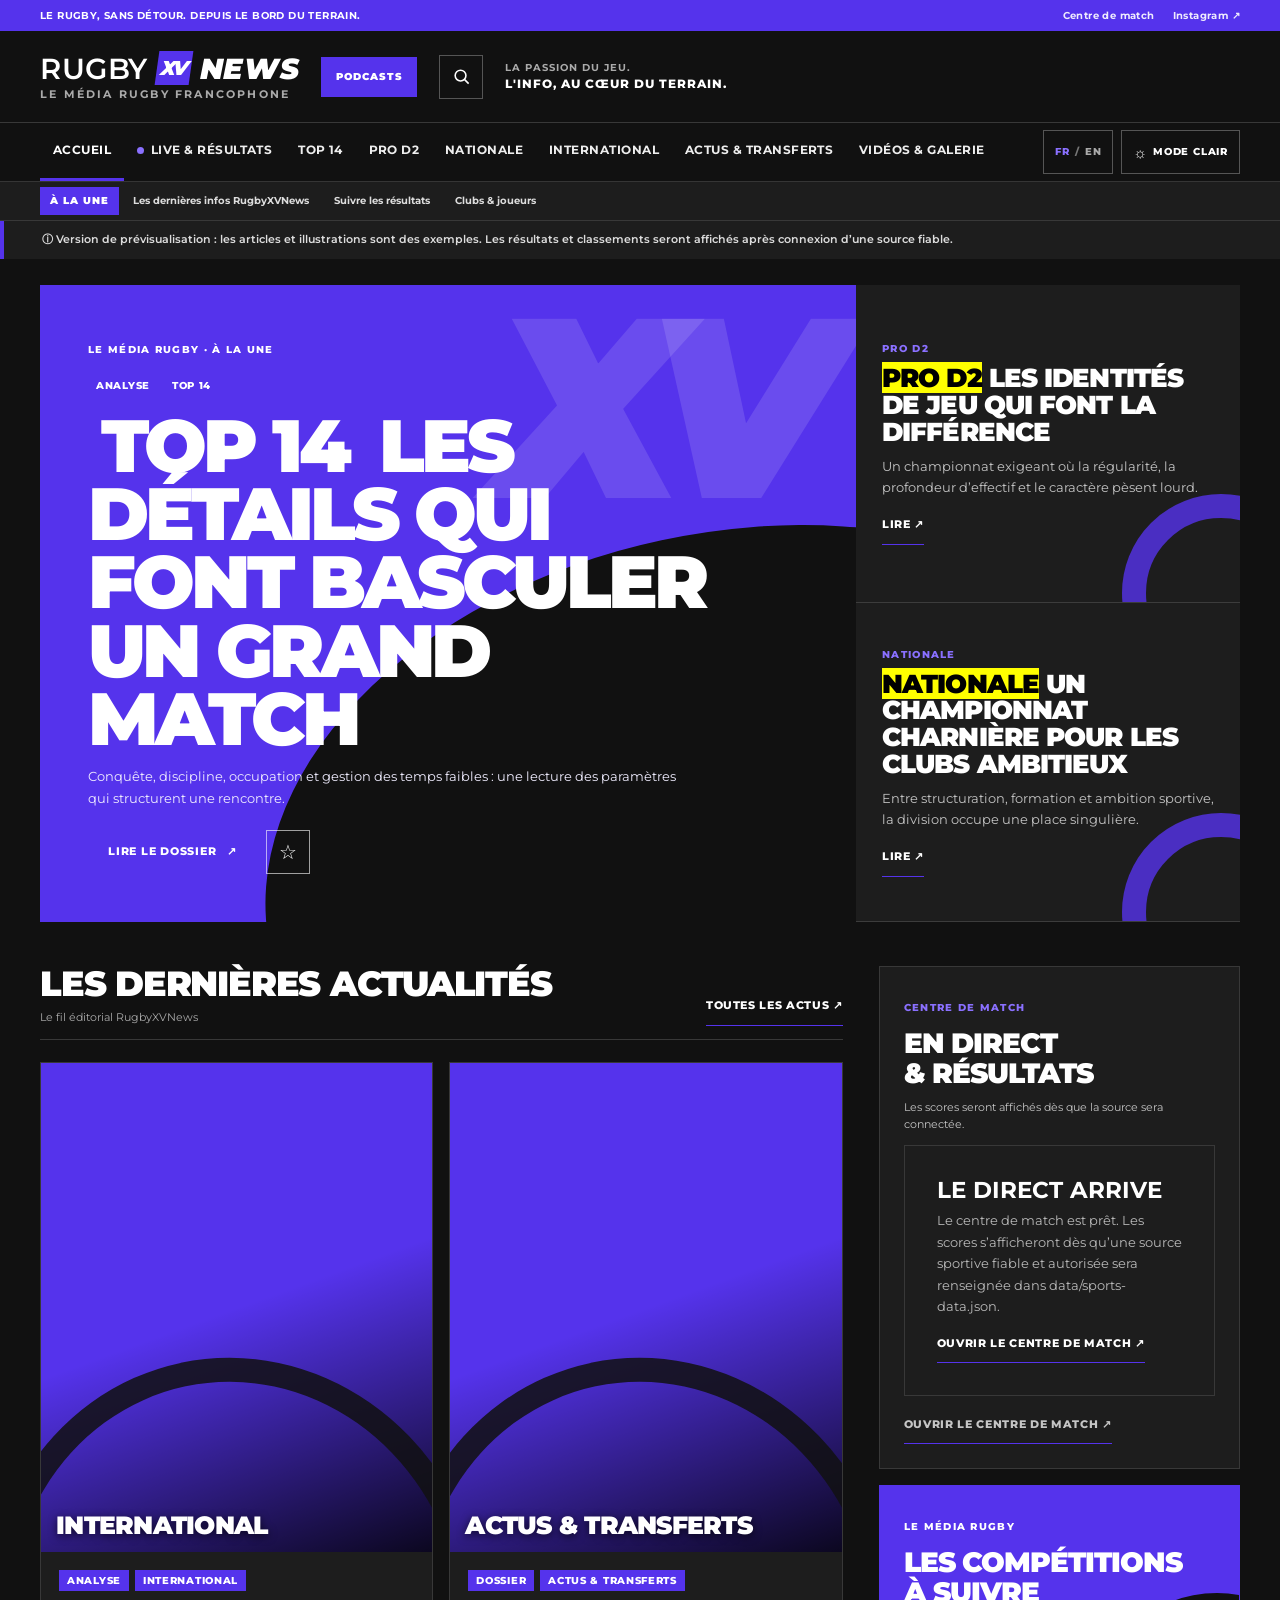
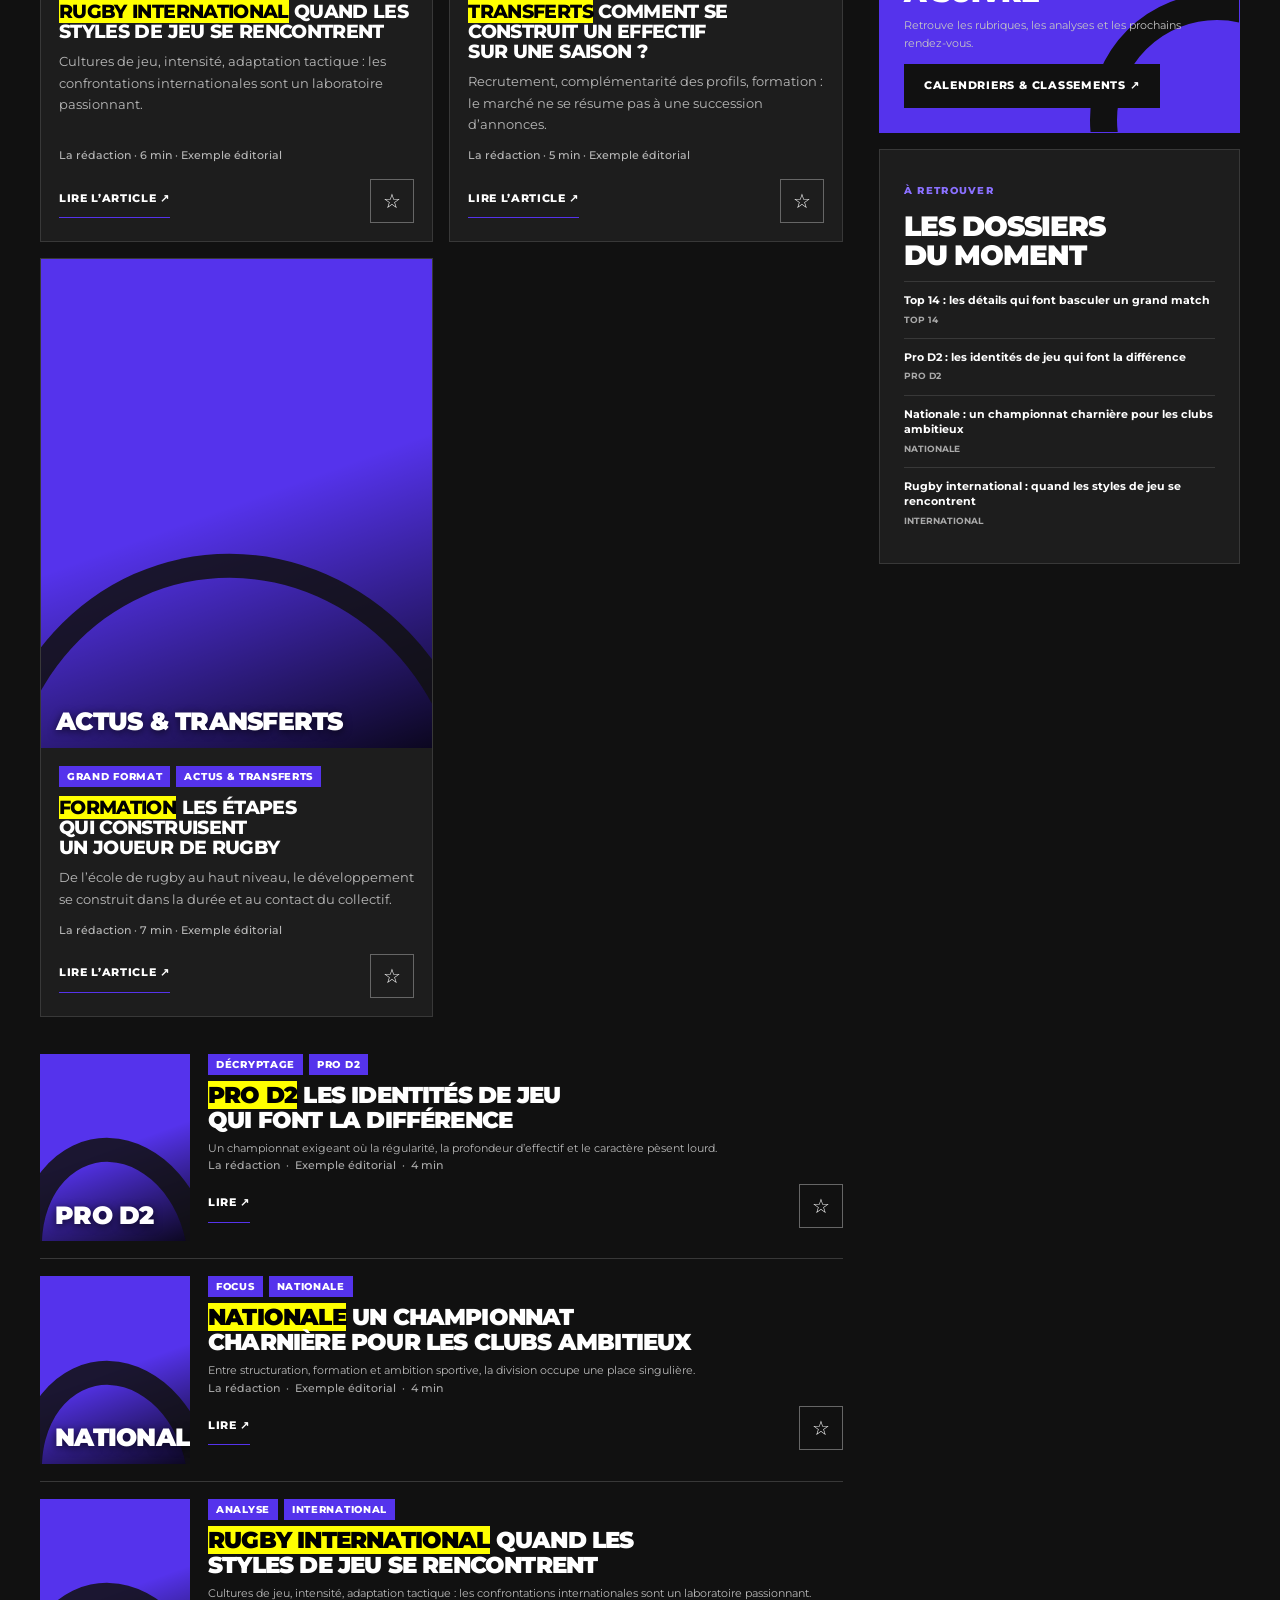
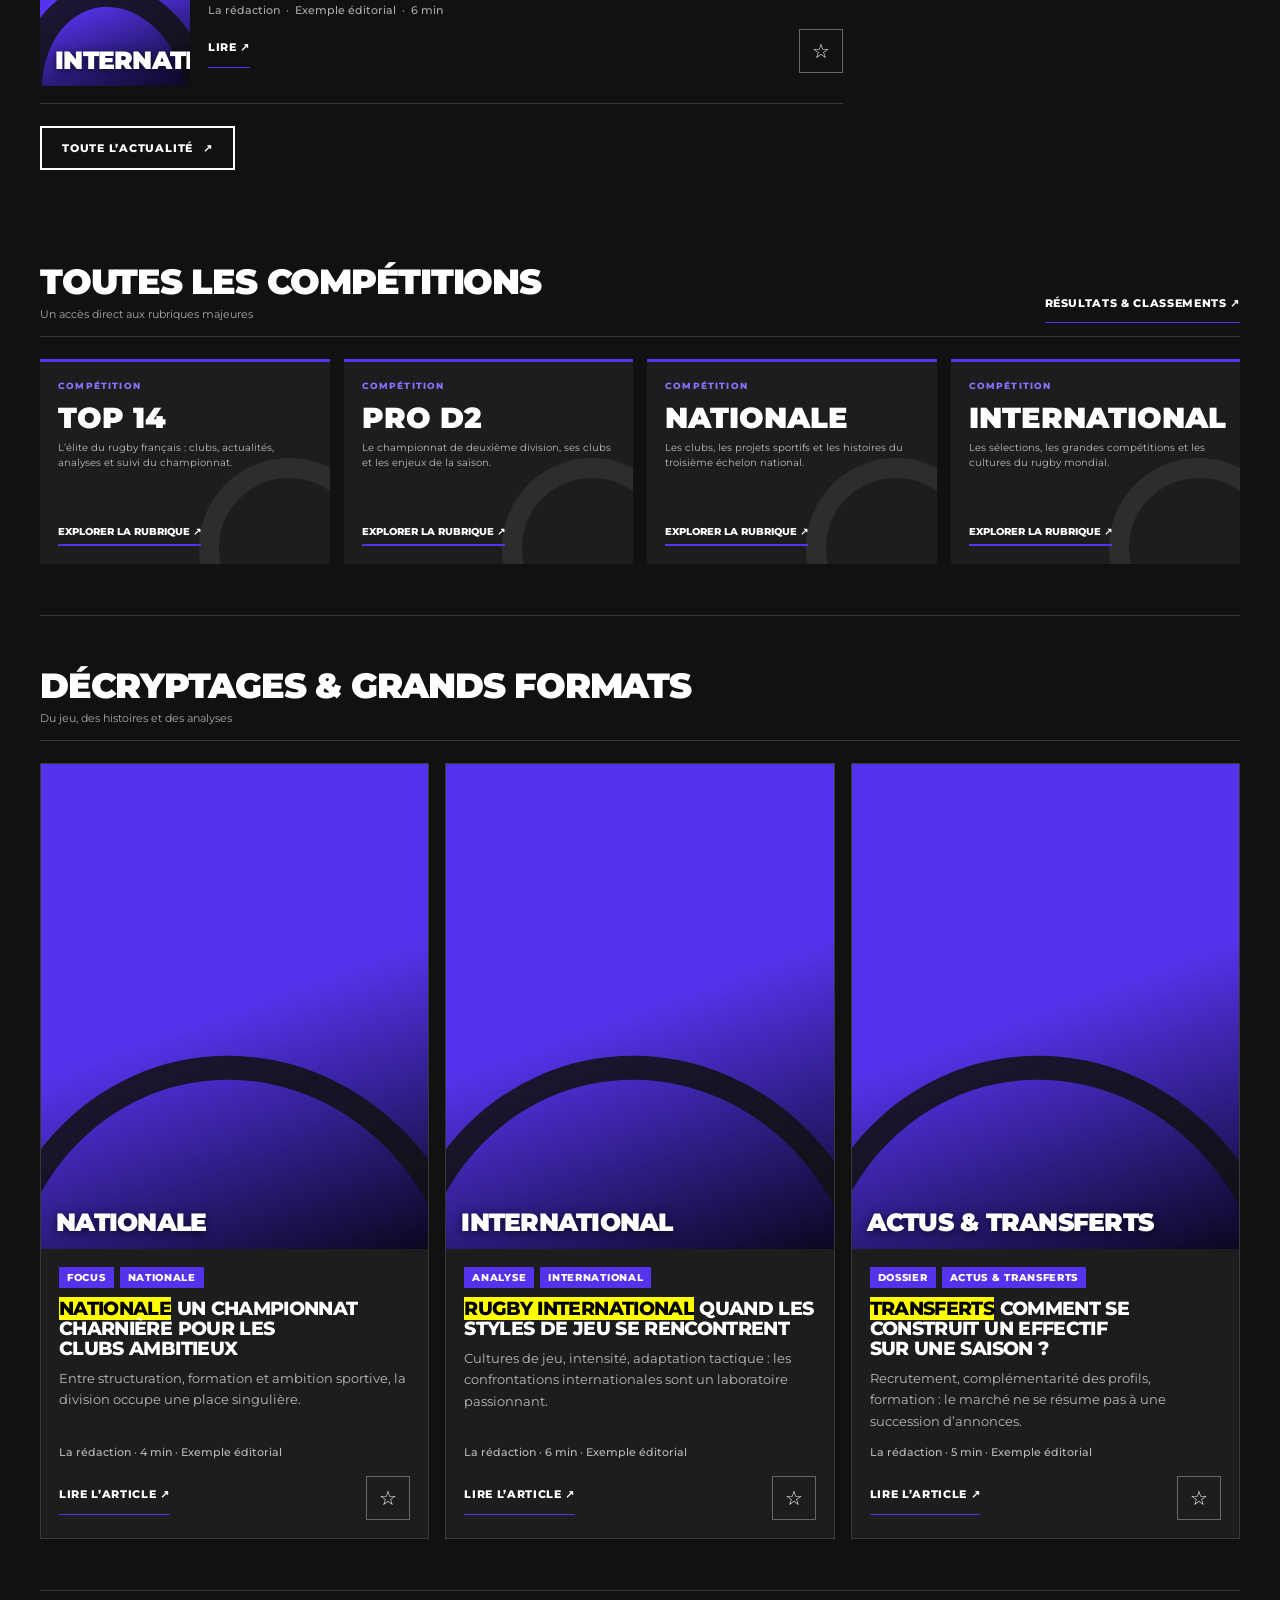
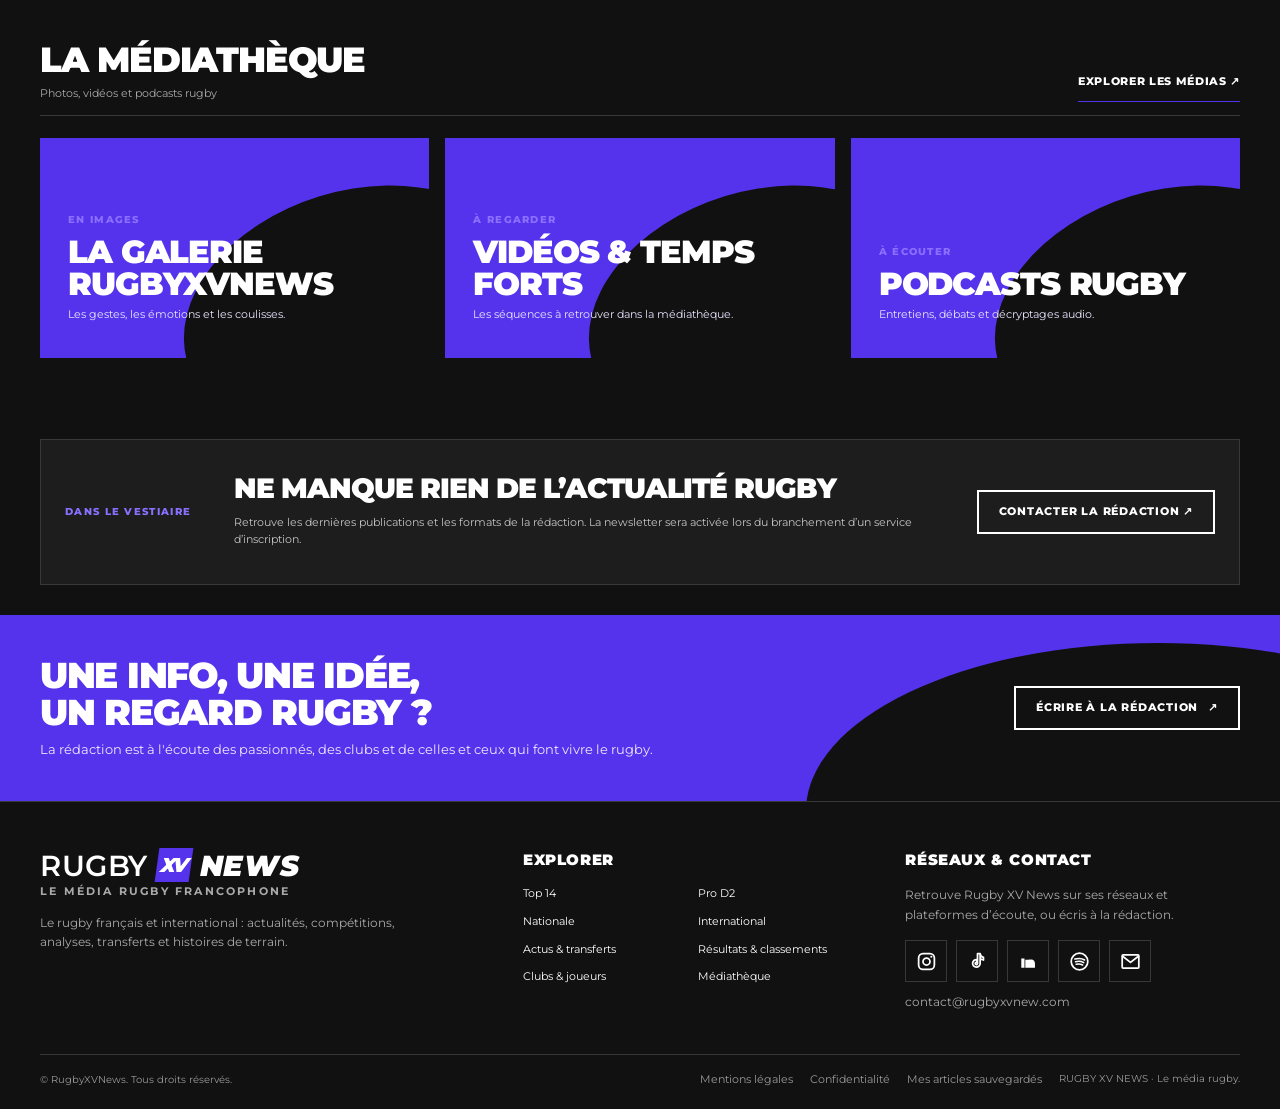
<file: index.html>
<!doctype html>
<html lang="fr">
<head>
<meta charset="utf-8">
<meta name="viewport" content="width=device-width, initial-scale=1, viewport-fit=cover">
<meta name="theme-color" content="#111111">
<meta name="color-scheme" content="dark">
<meta property="og:locale" content="fr_FR">
<meta name="description" content="RugbyXVNews, le média du rugby français et international : actualités, Top 14, Pro D2, Nationale, résultats, transferts et analyses.">
<meta name="robots" content="noindex,nofollow">
<meta property="og:type" content="website">
<meta property="og:site_name" content="RugbyXVNews">
<meta property="og:title" content="RugbyXVNews — Le rugby, sans détour">
<meta property="og:description" content="Le rugby français et international : actualités, compétitions, résultats et analyses.">
<meta name="twitter:card" content="summary_large_image">
<link rel="canonical" href="https://sopp24.github.io/RugbyXVNews/">
<link rel="manifest" href="./manifest.webmanifest">
<link rel="icon" href="./icon.svg?v=5" type="image/svg+xml" sizes="any">
<link rel="apple-touch-icon" href="./apple-touch-icon.png?v=5" sizes="180x180">
<link rel="preload" href="./assets/fonts/montserrat-latin-wght-normal.woff2" as="font" type="font/woff2" crossorigin>
<link rel="preload" href="./assets/fonts/montserrat-latin-wght-italic.woff2" as="font" type="font/woff2" crossorigin>
<link rel="stylesheet" href="./style.css">
<title>RugbyXVNews — Le rugby, sans détour</title>
<script type="application/ld+json" id="site-schema">
{"@context":"https://schema.org","@type":"NewsMediaOrganization","name":"RugbyXVNews","url":"https://sopp24.github.io/RugbyXVNews/","email":"contact@rugbyxvnew.com","sameAs":["https://www.instagram.com/rugby_xv_news/","https://www.tiktok.com/@rugby_xv_news/"]}
</script>
</head>
<body>
<a class="skip" href="#main">Aller au contenu</a>
<div class="topline"><div class="wrap">
<span>Le rugby, sans détour. Depuis le bord du terrain.</span>
<div class="toplinks"><a href="?view=live">Centre de match</a><a href="https://www.instagram.com/rugby_xv_news/" target="_blank" rel="noopener noreferrer">Instagram ↗</a></div>
</div></div>

<header class="mast">
<div class="wrap mastin">
<a class="brand" href="?view=home" aria-label="Rugby XV News, accueil">
<span class="brand-signature"><span class="brand-rugby">RUGBY</span><span class="brand-monogram" aria-hidden="true">XV</span><span class="brand-news">NEWS</span></span>
<span class="brand-caption">Le média rugby francophone</span>
</a>
<a class="mast-podcast-cta" data-nav="media" href="?view=podcasts">Podcasts</a>
<div class="mastactions">
<button class="icon-button" type="button" data-open-search aria-label="Rechercher (raccourci : /)" title="Rechercher"><svg viewBox="0 0 24 24" fill="none" stroke="currentColor" stroke-width="2"><circle cx="10.8" cy="10.8" r="6.8"/><path d="m16 16 5 5"/></svg></button>
</div>
<div class="tagline">La passion du jeu.<strong>L'info, au cœur du terrain.</strong></div>
</div>
</header>

<nav class="nav" aria-label="Navigation principale">
<div class="wrap navin">
<ul id="navlinks">
<li><a data-nav="home" href="?view=home">Accueil</a></li>
<li><a data-nav="live" href="?view=live"><span class="live-dot"></span> Live & résultats</a></li>
<li><a data-nav="top14" href="?view=competition&comp=top14">Top 14</a></li>
<li><a data-nav="prod2" href="?view=competition&comp=pro-d2">Pro D2</a></li>
<li><a data-nav="nationale" href="?view=competition&comp=nationale">Nationale</a></li>
<li><a data-nav="international" href="?view=competition&comp=international">International</a></li>
<li><a data-nav="news" href="?view=news">Actus & transferts</a></li>
<li class="navmore"><a data-nav="media" href="?view=media">Vidéos & galerie</a></li>

</ul>
<div class="nav-tools" aria-label="Préférences et accès rapides">
<button type="button" class="nav-control lang-control" data-lang-toggle aria-label="Switch language to English" title="Français / English"><span class="lang-current" data-lang-current>FR</span><span class="lang-divider">/</span><span class="lang-next" data-lang-next>EN</span></button>
<button type="button" class="nav-control theme-control" data-theme-toggle aria-label="Activer le thème sombre" aria-pressed="false" title="Changer de thème"><span class="theme-glyph" data-theme-icon aria-hidden="true">☾</span><span data-theme-label>Mode sombre</span></button>
<button class="menu" type="button" aria-expanded="false" aria-controls="navlinks" aria-label="Ouvrir le menu"><svg viewBox="0 0 24 24" fill="none" stroke="currentColor" stroke-width="2"><path d="M3 6h18M3 12h18M3 18h18"/></svg></button>
</div>
</div>
</nav>

<div class="ticker" aria-label="À la une"><div class="wrap">
<b>À LA UNE</b><div class="tickerflow" id="tickerflow"><a href="?view=news">Les dernières infos RugbyXVNews</a><a href="?view=live">Suivre les résultats</a><a href="?view=directory">Clubs & joueurs</a></div>
</div></div>
<div class="notice hidden" id="preview-notice"><div class="wrap">ⓘ Version de prévisualisation : les articles et illustrations sont des exemples. Les résultats et classements seront affichés après connexion d’une source fiable.</div></div>

<main id="main" tabindex="-1"></main>

<section class="cta"><div class="wrap">
<div><h2>Une info, une idée, un regard rugby ?</h2><p>La rédaction est à l'écoute des passionnés, des clubs et de celles et ceux qui font vivre le rugby.</p></div>
<a class="btn dark" href="?view=contact">Écrire à la rédaction <span>↗</span></a>
</div></section>

<footer class="footer"><div class="wrap">
<div class="footgrid">
<div>
<a class="brand brandfoot" href="?view=home" aria-label="Rugby XV News, accueil">
<span class="brand-signature"><span class="brand-rugby">RUGBY</span><span class="brand-monogram" aria-hidden="true">XV</span><span class="brand-news">NEWS</span></span>
<span class="brand-caption">Le média rugby francophone</span>
</a>
<p class="footdesc">Le rugby français et international : actualités, compétitions, analyses, transferts et histoires de terrain.</p>
</div>
<div><h3>Explorer</h3><div class="footlinks">
<a href="?view=competition&comp=top14">Top 14</a><a href="?view=competition&comp=pro-d2">Pro D2</a><a href="?view=competition&comp=nationale">Nationale</a><a href="?view=competition&comp=international">International</a><a href="?view=news">Actus & transferts</a><a href="?view=live">Résultats & classements</a><a href="?view=directory">Clubs & joueurs</a><a href="?view=media">Médiathèque</a>
</div></div>
<div><h3>Réseaux & contact</h3><p>Retrouve Rugby XV News sur ses réseaux et plateformes d’écoute, ou écris à la rédaction.</p><div class="social" aria-label="Réseaux et contact">
<a class="social-link social-instagram" href="https://www.instagram.com/rugby_xv_news/" target="_blank" rel="noopener noreferrer" aria-label="Instagram" title="Instagram"><svg viewBox="0 0 24 24" aria-hidden="true"><rect x="3" y="3" width="18" height="18" rx="5" fill="none" stroke="currentColor" stroke-width="2"/><circle cx="12" cy="12" r="4" fill="none" stroke="currentColor" stroke-width="2"/><circle cx="17.5" cy="6.5" r="1.2" fill="currentColor"/></svg></a>
<a class="social-link social-tiktok" href="https://www.tiktok.com/@rugby_xv_news" target="_blank" rel="noopener noreferrer" aria-label="TikTok" title="TikTok"><svg viewBox="0 0 24 24" aria-hidden="true"><path d="M15 3v11.2a4.3 4.3 0 1 1-3.8-4.27v3.1a1.3 1.3 0 1 0 .8 1.2V3h3c.2 2.1 1.4 3.7 3.8 4.2v3.1A8 8 0 0 1 15 8.5" fill="none" stroke="currentColor" stroke-width="2" stroke-linecap="round" stroke-linejoin="round"/></svg></a>
<a class="social-link social-linkedin" href="https://fr.linkedin.com/posts/rugby-xv-news_pierre-courtaud-lentretien-cette-fin-activity-7414412370166448128-ef-X" target="_blank" rel="noopener noreferrer" aria-label="LinkedIn — Rugby XV News" title="LinkedIn"><svg viewBox="0 0 24 24" aria-hidden="true"><path d="M5 8.5V19M5 5.2v.1M10 19v-6.1c0-2 1.1-3.2 3-3.2s3 1.2 3 3.2V19M10 10v9M3 8.5h4V19H3zM8 10h4v1.4c.7-1 1.8-1.7 3.4-1.7 3 0 4.6 1.9 4.6 5.2V19h-4v-4.5c0-1.4-.6-2.2-1.8-2.2S12 13.1 12 14.5V19H8z" fill="currentColor" transform="translate(1 0) scale(.92 1)"/></svg></a>
<a class="social-link social-spotify" href="https://open.spotify.com/episode/6Y0TlwoDidjWRm0lBxotRg" target="_blank" rel="noopener noreferrer" aria-label="Spotify — Podcast RUGBYXVNEWS" title="Spotify"><svg viewBox="0 0 24 24" aria-hidden="true"><circle cx="12" cy="12" r="9.5" fill="none" stroke="currentColor" stroke-width="2"/><path d="M6.7 9.2c3.9-1.1 8.4-.7 11.1 1.1M7.5 12.3c3.2-.9 6.8-.5 9.3 1M8.3 15.2c2.5-.7 5.2-.4 7.2.8" fill="none" stroke="currentColor" stroke-width="1.8" stroke-linecap="round"/></svg></a>
<a class="social-link social-email" href="mailto:contact@rugbyxvnew.com" aria-label="Envoyer un e-mail à Rugby XV News" title="E-mail"><svg viewBox="0 0 24 24" aria-hidden="true"><rect x="2.5" y="4.5" width="19" height="15" rx="1" fill="none" stroke="currentColor" stroke-width="2"/><path d="m3 6 9 7 9-7" fill="none" stroke="currentColor" stroke-width="2" stroke-linecap="round" stroke-linejoin="round"/></svg></a>
</div><p class="social-email-label"><a href="mailto:contact@rugbyxvnew.com">contact@rugbyxvnew.com</a></p></div>
</div>
<div class="footbottom"><span>© <span id="year"></span> RugbyXVNews. Tous droits réservés.</span><div><a href="?view=legal">Mentions légales</a><a href="?view=privacy">Confidentialité</a><a href="?view=saved">Mes articles sauvegardés</a><span>RUGBY XV NEWS · Le média rugby.</span></div></div>
</div></footer>

<nav class="mobile-dock" aria-label="Navigation mobile">
<a href="?view=home" data-dock="home"><span>⌂</span>Accueil</a>
<a href="?view=live" data-dock="live"><span>◉</span>Live</a>
<button type="button" data-open-search><span>⌕</span>Recherche</button>
<a href="?view=saved" data-dock="saved"><span>☆</span>Favoris <i data-saved-count>0</i></a>
</nav>

<dialog class="search-dialog" id="search-dialog" aria-labelledby="search-heading">
<form method="dialog" class="dialog-close-row"><button class="icon-button" aria-label="Fermer la recherche">×</button></form>
<div class="search-dialog-inner"><span class="eyebrow">Dans le média</span><h2 id="search-heading">Que recherchez-vous ?</h2>
<form id="global-search" class="searchform" role="search"><label class="sr-only" for="global-search-input">Mots-clés</label><input id="global-search-input" type="search" name="q" placeholder="Titre, sujet ou mot-clé…" autocomplete="off" required><button type="submit">Rechercher ↗</button></form>
<div id="global-search-suggestions" class="search-suggestions" aria-live="polite" aria-relevant="additions text"><p class="search-suggestions-empty">Commence à saisir pour trouver un article de démonstration.</p></div>
<p class="search-hint">Astuce : appuyez sur <kbd>/</kbd> pour ouvrir la recherche.</p></div>
</dialog>

<div class="toast" id="toast" role="status" aria-live="polite"></div>
<button class="totop" type="button" aria-label="Revenir en haut">↑</button>
<script src="./app.js" defer></script>
<script src="https://sopp24.github.io/SOPP-agents/sopp-home-float.js?v=20261126-2" defer></script>
</body></html>
</file>
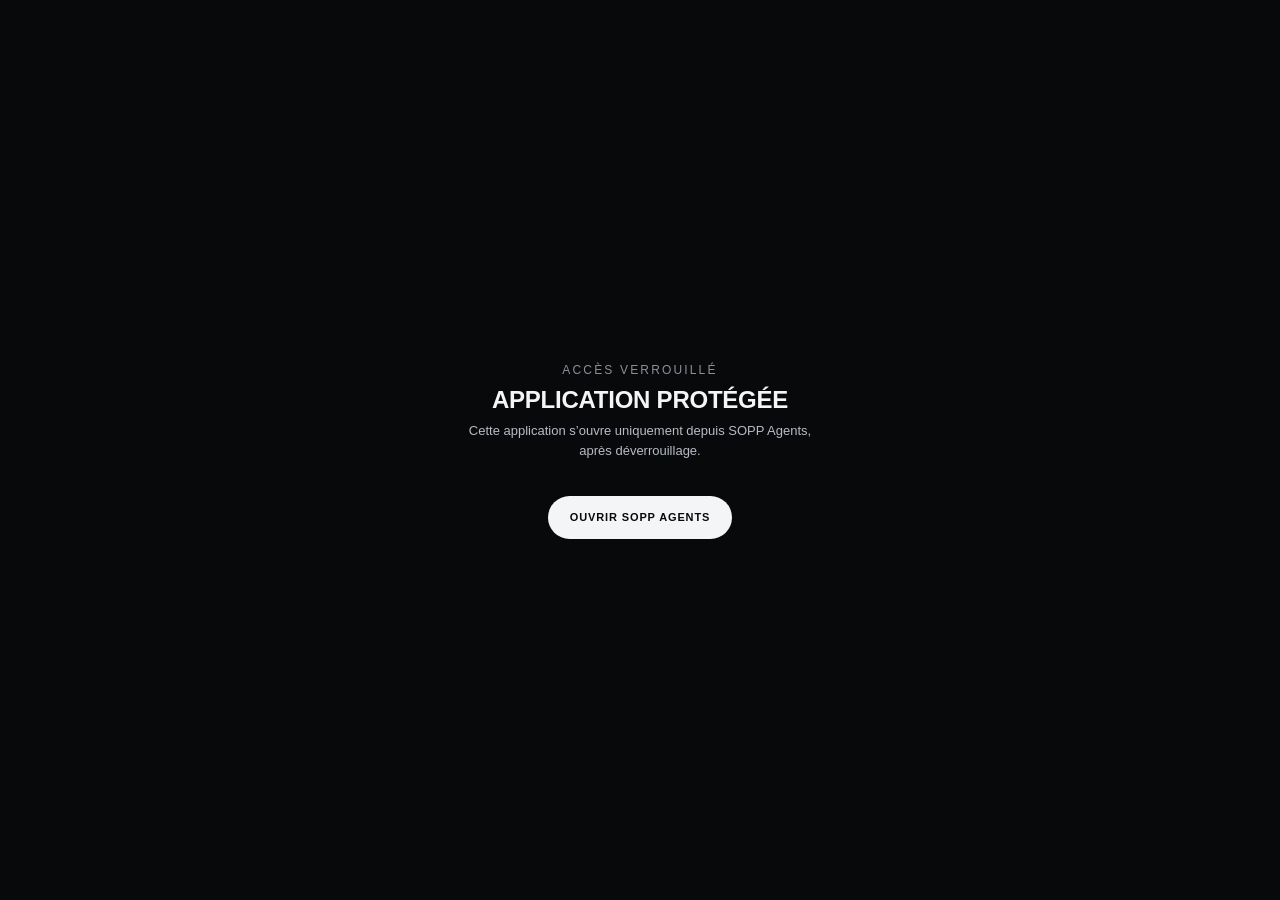
<file: offline.html>
<!doctype html>
<html lang="fr">
<head>
<meta charset="utf-8">
<meta name="viewport" content="width=device-width,initial-scale=1">
<script src="sopp-gate.js"></script>
<meta name="robots" content="noindex, nofollow">
<meta name="theme-color" content="#111111">
<meta name="color-scheme" content="dark">
<title>Hors ligne — Rugby XV News</title>
<style>
@font-face{font-family:"Montserrat";font-style:normal;font-weight:100 900;font-display:swap;src:url("./assets/fonts/montserrat-latin-wght-normal.woff2") format("woff2");}
@font-face{font-family:"Montserrat";font-style:italic;font-weight:100 900;font-display:swap;src:url("./assets/fonts/montserrat-latin-wght-italic.woff2") format("woff2");}
*{box-sizing:border-box}
body{margin:0;min-height:100vh;display:grid;place-items:center;padding:24px;background:#111;color:#fff;font:400 16px/1.6 Montserrat,Arial,sans-serif}
main{position:relative;isolation:isolate;overflow:hidden;width:min(760px,100%);padding:clamp(28px,7vw,70px);background:#5533EC}
main:after{content:"XV";position:absolute;z-index:-1;right:-.06em;bottom:-.24em;color:#ffffff20;font-size:clamp(150px,32vw,300px);font-weight:900;font-style:italic;line-height:1}
.brand{font-size:14px;font-weight:700;letter-spacing:.08em}.brand em{font-weight:900}
h1{max-width:600px;margin:46px 0 16px;font-size:clamp(40px,8vw,78px);line-height:.9;font-weight:900;letter-spacing:-.06em;text-transform:uppercase}
p{max-width:530px;color:#eee9ff;font-size:13px}
a{display:inline-block;margin-top:14px;padding:14px 23px;background:#111;color:#fff;text-decoration:none;font-size:11px;font-weight:800;letter-spacing:.08em;text-transform:uppercase}
a:hover{background:#4326C4}
:focus-visible{outline:3px solid white;outline-offset:3px}
</style>
</head>
<body><main><div class="brand">RUGBY <em>XV NEWS</em></div><h1>Le terrain attend le retour du réseau.</h1><p>Cette page n’est pas disponible hors ligne pour le moment. Réessaie lorsque ta connexion sera rétablie. Les pages déjà consultées peuvent rester accessibles depuis le cache du navigateur.</p><a href="./">Réessayer ↗</a></main></body>
</html>
</file>
<file: style.css>
@font-face{font-family:"Montserrat";font-style:normal;font-weight:100 900;font-display:swap;src:url("./assets/fonts/montserrat-latin-wght-normal.woff2") format("woff2");}
@font-face{font-family:"Montserrat";font-style:italic;font-weight:100 900;font-display:swap;src:url("./assets/fonts/montserrat-latin-wght-italic.woff2") format("woff2");}
/* Rugby XV News — charte officielle @rugby_xv_news */
:root{
  color-scheme:dark;
  --rxn-violet:#5533EC;
  --rxn-violet-deep:#4326C4;
  --rxn-violet-light:#8A70FF;
  --rxn-black:#111111;
  --rxn-surface:#1D1D1D;
  --rxn-grey-bar:#3C3C3C;
  --rxn-white:#FFFFFF;
  --rxn-heart:#E5405A;
  --font-main:"Montserrat","Helvetica Neue",Arial,sans-serif;
  --fs-display:clamp(3rem,9vw,7rem);
  --fs-h2:clamp(1.75rem,4vw,3rem);
  --fs-h3:clamp(1.25rem,2.5vw,1.75rem);
  --fs-score:clamp(2.5rem,8vw,5rem);
  --fs-body:1.0625rem;
  --fs-small:.75rem;
  --space-1:4px;--space-2:8px;--space-3:12px;--space-4:16px;
  --space-6:24px;--space-8:32px;--space-12:48px;--space-16:64px;
  --radius:0;--container:1200px;
  --line:#3c3c3c;--muted:#b9b9b9;
}
*{box-sizing:border-box}
html{scroll-behavior:smooth;scroll-padding-top:82px;background:var(--rxn-black)}
body{margin:0;background:var(--rxn-black);color:var(--rxn-white);font:400 var(--fs-body)/1.6 var(--font-main);-webkit-font-smoothing:antialiased;text-rendering:optimizeLegibility}
body.menuopen{overflow:hidden}
a{color:inherit;text-decoration:none}
button,input,select,textarea{font:inherit}
button{cursor:pointer}
img,svg{max-width:100%}
button:disabled{opacity:.55;cursor:wait}
.wrap{width:min(var(--container),calc(100% - 48px));margin-inline:auto}
.hidden,.sr-only{position:absolute!important;width:1px;height:1px;padding:0;margin:-1px;overflow:hidden;clip:rect(0,0,0,0);white-space:nowrap;border:0}
.skip{position:fixed;z-index:1000;top:8px;left:8px;padding:11px 15px;background:var(--rxn-violet);color:#fff;font-weight:800;transform:translateY(-160%)}
.skip:focus{transform:translateY(0)}
:focus-visible{outline:3px solid #fff;outline-offset:3px}
::selection{background:var(--rxn-violet);color:#fff}
h1,h2,h3,h4,p{margin-top:0}
h1,h2,h3,h4,.display{font-family:var(--font-main);text-transform:uppercase;letter-spacing:-.035em}
h1,h2,h3{font-weight:900}
p{margin-bottom:1em}
.eyebrow,.kicker{display:inline-flex;align-items:center;gap:8px;text-transform:uppercase;font-size:10px;line-height:1.3;font-weight:800;letter-spacing:.13em}
.eyebrow:before{content:"";display:inline-block;width:20px;height:3px;background:var(--rxn-violet)}
.kicker{color:var(--rxn-violet-light)}
.crumb{display:flex;flex-wrap:wrap;gap:7px;align-items:center;margin-bottom:17px;color:#bdbdbd;font-size:11px;font-weight:600}
.crumb a:hover{color:var(--rxn-violet-light)}
.crumb span{color:#666}
.text-link,.more-link{display:inline-flex;align-items:center;gap:6px;font-size:11px;font-weight:800;text-transform:uppercase;letter-spacing:.06em;border-bottom:1px solid var(--rxn-violet);padding-bottom:4px}
.text-link:hover,.more-link:hover{color:var(--rxn-violet-light);border-color:var(--rxn-violet-light)}
.btn{display:inline-flex;align-items:center;justify-content:center;gap:12px;padding:14px 24px;border:0;border-radius:0;background:var(--rxn-violet);color:#fff;font-size:11px;line-height:1.2;font-weight:800;text-transform:uppercase;letter-spacing:.07em;transition:background .18s ease,color .18s ease,transform .18s ease}
.btn:hover{background:var(--rxn-violet-deep);color:#fff;transform:translateY(-1px)}
.btn:focus-visible{outline:3px solid #fff;outline-offset:2px}
.btn.dark{background:transparent;color:#fff;border:2px solid #fff}
.btn.dark:hover{background:#fff;color:var(--rxn-black)}
.icon-button{width:42px;height:42px;display:grid;place-items:center;background:transparent;color:#fff;border:1px solid #555;border-radius:0}
.icon-button:hover{border-color:var(--rxn-violet-light);color:var(--rxn-violet-light)}
.icon-button svg{width:19px;height:19px}
.pill{display:inline-flex;align-items:center;justify-content:center;padding:5px 8px;background:var(--rxn-violet);color:#fff;border:0;border-radius:0;font-size:9px;line-height:1.1;font-weight:800;letter-spacing:.07em;text-transform:uppercase}
.pill.live{background:#fff;color:var(--rxn-black)}
.pill.light{background:#fff;color:var(--rxn-black)}
.pill.gold{background:var(--rxn-violet);color:#fff}
.meta-row{display:flex;flex-wrap:wrap;gap:6px;margin:0 0 11px}
.byline,.feed-meta{display:flex;flex-wrap:wrap;align-items:center;gap:6px;color:#aaa;font-size:10px;font-weight:500}
.card-actions{display:flex;align-items:center;justify-content:space-between;gap:10px;margin-top:15px}
.save-button{width:35px;height:35px;flex:0 0 35px;display:grid;place-items:center;border:1px solid #666;background:transparent;color:#fff;font-size:20px;line-height:1}
.save-button:hover,.save-button[aria-pressed=true]{background:var(--rxn-violet);border-color:var(--rxn-violet)}
/* Bandeau supérieur et signature */
.topline{background:var(--rxn-violet);color:#fff;font-size:10px;font-weight:700;letter-spacing:.04em}
.topline .wrap{min-height:31px;display:flex;align-items:center;justify-content:space-between;gap:16px}
.topline>div>span{text-transform:uppercase}
.toplinks{display:flex;align-items:center;gap:18px}
.toplinks a{opacity:.9}
.toplinks a:hover{text-decoration:underline;text-underline-offset:3px}
.mast{background:var(--rxn-black);border-bottom:1px solid #2a2a2a}
.mastin{min-height:91px;display:flex;align-items:center;gap:clamp(10px,1.8vw,22px)}
.brand{display:inline-flex;flex-direction:column;gap:3px;min-width:0}
.brand-signature{display:flex;align-items:center;gap:9px;white-space:nowrap}
.brand-rugby,.brand-news{font-size:clamp(20px,2.3vw,29px);font-weight:600;line-height:1;letter-spacing:.02em}
.brand-news{font-style:italic;font-weight:900}
.brand-monogram{display:inline-grid;place-items:center;min-width:34px;height:34px;padding:0 3px;background:var(--rxn-violet);color:#fff;font-size:20px;font-weight:900;font-style:italic;line-height:1;letter-spacing:-.11em;transform:skew(-8deg)}
.brand-caption{font-size:8px;line-height:1.2;font-weight:700;letter-spacing:.2em;color:#aaa;text-transform:uppercase}
.mast-podcast-cta{display:inline-flex;flex:0 0 auto;align-items:center;justify-content:center;min-height:40px;padding:0 15px;background:var(--rxn-violet);color:#fff;font-size:10px;line-height:1;font-weight:900;letter-spacing:.09em;text-transform:uppercase;white-space:nowrap}
.mast-podcast-cta:hover{background:var(--rxn-violet-deep);color:#fff}
.mast-podcast-cta:focus-visible{outline:3px solid #fff;outline-offset:3px}
.tagline{margin-left:0;text-align:right;color:#aaa;font-size:10px;line-height:1.5;font-weight:700;letter-spacing:.1em;text-transform:uppercase;flex:0 1 auto;min-width:0}
.tagline strong{display:block;color:#fff;font-size:12px;font-weight:800}
.mastactions{display:flex;align-items:center;gap:8px}
.nav{position:sticky;top:0;z-index:60;background:var(--rxn-black);border-bottom:1px solid #353535}
.navin{display:flex;align-items:stretch;justify-content:space-between;gap:10px;min-height:54px}
.nav ul{display:flex;align-items:stretch;gap:0;list-style:none;margin:0;padding:0;min-width:0}
.nav li{display:flex;align-items:stretch}
.nav li a{display:flex;align-items:center;position:relative;padding:0 12px;border-bottom:3px solid transparent;color:#eee;font-size:11px;line-height:1.2;font-weight:700;letter-spacing:.04em;text-transform:uppercase;white-space:nowrap}
.nav li a:hover,.nav li a[aria-current=page]{color:#fff;border-bottom-color:var(--rxn-violet)}
.nav li a[aria-current=page]:after{content:"";position:absolute;left:12px;right:12px;bottom:-3px;height:3px;background:var(--rxn-violet)}
.nav .nav-podcast a{align-self:center;min-height:35px;margin-left:8px;padding:0 13px;background:var(--rxn-violet);border:0;color:#fff}
.nav .nav-podcast a:hover{background:var(--rxn-violet-deep)}
.live-dot{width:7px;height:7px;margin-right:7px;background:var(--rxn-violet-light);border-radius:50%}
.nav-tools{display:flex;align-items:center;gap:7px;margin-left:auto;flex:0 0 auto}
.nav-podcast-cta{display:inline-flex;flex:0 0 auto;min-height:36px;align-items:center;justify-content:center;padding:0 12px;background:var(--rxn-violet);color:#fff;font-size:9px;line-height:1;font-weight:900;letter-spacing:.08em;text-transform:uppercase;white-space:nowrap}
.nav-podcast-cta:hover{background:var(--rxn-violet-deep);color:#fff}
.nav-podcast-cta[aria-current=page]{outline:2px solid var(--rxn-violet-light);outline-offset:2px}

.nav ul{flex:1 1 auto}
.nav-control{flex:0 0 auto;white-space:nowrap}
.nav-control{min-height:36px;display:inline-flex;align-items:center;justify-content:center;gap:5px;padding:0 9px;border:1px solid #555;background:transparent;color:#fff;border-radius:0;font-size:9px;font-weight:800;letter-spacing:.08em;text-transform:uppercase}
.nav-control:hover{border-color:var(--rxn-violet-light);color:var(--rxn-violet-light)}
.lang-current{color:var(--rxn-violet-light)}
.lang-divider{color:#777}
.lang-next{color:#aaa}
.theme-glyph{font-size:15px;line-height:1}
.menu{display:none;width:40px;height:40px;place-items:center;background:#1d1d1d;color:#fff;border:1px solid #555;border-radius:0}
.menu svg{width:20px;height:20px}
.ticker{background:#1d1d1d;border-bottom:1px solid #383838}
.ticker .wrap{min-height:38px;display:flex;align-items:center;gap:14px;overflow:hidden}
.ticker b{flex:0 0 auto;background:var(--rxn-violet);padding:6px 10px;color:#fff;font-size:10px;font-weight:900;letter-spacing:.1em}
.tickerflow{display:flex;gap:25px;align-items:center;overflow:auto;white-space:nowrap;scrollbar-width:none;color:#ddd;font-size:10px;font-weight:700}
.tickerflow::-webkit-scrollbar{display:none}
.tickerflow a:hover{color:var(--rxn-violet-light)}
.notice{background:#1d1d1d;border-left:4px solid var(--rxn-violet);color:#ddd;font-size:11px;font-weight:600}
.notice .wrap{padding:10px 0}
/* Accueil : grande couverture, arc noir et actualités */
.hero-grid{display:grid;grid-template-columns:minmax(0,1.7fr) minmax(260px,.8fr);gap:0;margin:26px 0 44px;background:var(--rxn-black)}
.hero-primary{position:relative;isolation:isolate;display:flex;align-items:flex-end;min-height:430px;overflow:hidden;background:var(--rxn-violet);color:#fff}
.hero-primary:before{content:"";position:absolute;z-index:-1;width:115%;height:100%;left:27%;top:39%;border-radius:50%;background:var(--rxn-black);transform:rotate(-12deg)}
.hero-primary:after{content:"XV";position:absolute;z-index:0;right:5%;top:3%;color:#ffffff20;font-size:clamp(120px,20vw,265px);font-weight:900;font-style:italic;line-height:.8;letter-spacing:-.12em;pointer-events:none}
.hero-primary .hero-bg,.hero-primary .hero-ball{display:none}
.hero-primary .hero-copy{position:relative;z-index:2;width:min(760px,100%);padding:clamp(24px,4vw,48px)}
.hero-primary .kicker{color:#fff}
.hero-primary .eyebrow:before{background:#fff}
.hero-primary .meta-row{margin-top:14px}
.hero-primary .hero-copy h1{max-width:760px;margin:16px 0 13px;font-size:clamp(42px,5.8vw,78px);line-height:.92;font-weight:900;letter-spacing:-.055em}
.hero-primary .hero-copy h1 mark,.headline mark{padding:0 .18em;background:var(--rxn-violet);color:#fff;box-decoration-break:clone;-webkit-box-decoration-break:clone}
.hero-primary .hero-copy p{max-width:590px;margin-bottom:21px;color:#f0edff;font-size:13px;line-height:1.65}
.hero-primary .card-actions{justify-content:flex-start}
.hero-primary .save-button{border-color:#ffffff99}
.hero-primary .hero-copy .btn{position:relative;z-index:3}
.hero-side{display:grid;grid-template-rows:1fr 1fr;background:var(--rxn-black)}
.hero-secondary{position:relative;display:flex;flex-direction:column;justify-content:center;min-height:180px;padding:26px;border-bottom:1px solid #3c3c3c;background:var(--rxn-surface);overflow:hidden}
.hero-secondary:before{content:"";position:absolute;width:150px;height:150px;right:-80px;bottom:-90px;border-radius:50%;border:24px solid var(--rxn-violet);opacity:.8}
.hero-secondary .kicker{position:relative;z-index:1}
.hero-secondary h2{position:relative;z-index:1;margin:10px 0;font-size:clamp(20px,2vw,28px);line-height:1.05}
.hero-secondary h2 a:hover{color:var(--rxn-violet-light)}
.hero-secondary p{position:relative;z-index:1;margin:0 0 12px;color:#c4c4c4;font-size:11px}
.hero-secondary .text-link{align-self:flex-start;position:relative;z-index:1}
.toolbar{display:grid;grid-template-columns:minmax(250px,1fr) auto;gap:15px;align-items:center;margin-top:16px}
.searchform{display:flex;width:100%;max-width:700px;border:1px solid #555;background:#1d1d1d}
.searchform input{flex:1;min-width:0;padding:13px 15px;border:0;outline:0;background:transparent;color:#fff;font-size:12px}
.searchform input::placeholder{color:#aaa}
.searchform button{border:0;background:var(--rxn-violet);color:#fff;padding:0 18px;font-size:10px;font-weight:800;text-transform:uppercase;letter-spacing:.07em}
.searchform button:hover{background:var(--rxn-violet-deep)}
.quick{display:flex;gap:7px;overflow:auto;scrollbar-width:none}
.quick a{white-space:nowrap;border:1px solid #555;padding:7px 9px;color:#ddd;font-size:9px;font-weight:800;text-transform:uppercase}
.quick a:hover{background:var(--rxn-violet);border-color:var(--rxn-violet);color:#fff}
/* Sections et cartes éditoriales */
.feed-layout{display:grid;grid-template-columns:minmax(0,1.6fr) minmax(270px,.72fr);gap:36px;padding:0 0 42px}
.section-head,.sectionhead{display:flex;align-items:end;justify-content:space-between;gap:18px;margin:0 0 18px;padding-bottom:11px;border-bottom:1px solid #4b4b4b}
.section-head>div:first-child{min-width:0}
.section-head h2,.sectionhead h2{margin:0;font-size:clamp(26px,3vw,36px);line-height:.98;font-weight:900}
.section-head p,.sectionhead p{margin:7px 0 0;color:#aaa;font-size:11px}
.more-link{flex:0 0 auto}
.card-grid{display:grid;grid-template-columns:repeat(3,minmax(0,1fr));gap:17px}
.news-card{min-width:0;background:var(--rxn-surface);border:1px solid #333}
.news-card>a{display:block}
.news-visual{position:relative;display:block;aspect-ratio:4/5;overflow:hidden;background:var(--rxn-violet)}
.news-visual:before,.gallery-image:before,.article-cover:before{content:"";position:absolute;inset:0;background:linear-gradient(160deg,transparent 30%,#0000 50%,#000d 100%)}
.news-visual:after{content:"";position:absolute;left:-14%;right:-14%;bottom:-70%;height:100%;border:24px solid #111;border-radius:50%;transform:rotate(-12deg);opacity:.85}
.news-visual img,.gallery-image img,.article-cover img{position:absolute;inset:0;width:100%;height:100%;object-fit:cover}
.news-visual.has-image:before,.gallery-image.has-image:before,.article-cover.has-image:before{z-index:1;background:linear-gradient(to top,rgba(0,0,0,.88) 0%,rgba(0,0,0,0) 60%)}
.visual-label{position:absolute;z-index:2;left:15px;right:15px;bottom:14px;color:#fff;font-size:clamp(17px,2vw,25px);line-height:.95;font-weight:900;letter-spacing:-.03em;text-transform:uppercase;text-shadow:0 2px 8px #000a}
.news-card-body{padding:17px}
.news-card-body h3{margin:0 0 9px;font-size:clamp(18px,1.6vw,22px);line-height:1.08;font-weight:800}
.news-card-body h3 a:hover{color:var(--rxn-violet-light)}
.news-card-body p{margin:0;color:#c2c2c2;font-size:11px;line-height:1.65}
.news-card-body .byline{margin-top:13px}
.news-card .card-actions{margin-top:13px}
.feed-list{display:flex;flex-direction:column}
.feed-item{display:grid;grid-template-columns:138px minmax(0,1fr);gap:18px;padding:17px 0;border-bottom:1px solid #373737}
.feed-item .news-visual{aspect-ratio:4/5}
.feed-item h3{margin:0 0 7px;font-size:clamp(20px,2vw,27px);line-height:1.03}
.feed-item h3 a:hover{color:var(--rxn-violet-light)}
.feed-item p{margin:0;color:#bdbdbd;font-size:11px}
.feed-item .meta-row{margin-bottom:8px}
.feed-item .card-actions{margin-top:9px}
.sidebar-stack{display:flex;flex-direction:column;gap:14px}
.widget,.widget-dark{padding:22px;background:var(--rxn-surface);border:1px solid #393939}
.widget h2,.widget-dark h2{margin:10px 0;font-size:clamp(22px,2.4vw,30px);line-height:1}
.widget p,.widget-dark p{font-size:11px;color:#c5c5c5}
.widget-dark{position:relative;overflow:hidden;background:var(--rxn-violet);border-color:var(--rxn-violet)}
.widget-dark:after{content:"";position:absolute;width:200px;height:200px;right:-105px;bottom:-115px;border:27px solid var(--rxn-black);border-radius:50%}
.widget-dark>*{position:relative;z-index:1}
.widget-dark .kicker{color:#fff}
.widget-dark .btn{background:var(--rxn-black)}
.widget-line{display:flex;flex-direction:column;gap:4px;padding:11px 0;border-top:1px solid #414141}
.widget-line b{font-size:11px;line-height:1.4}
.widget-line b a:hover{color:var(--rxn-violet-light)}
.widget-line span{color:#aaa;font-size:9px;font-weight:700;text-transform:uppercase}
.comp-strip{display:grid;grid-template-columns:repeat(4,minmax(0,1fr));gap:12px}
.comp-card{position:relative;display:flex;flex-direction:column;min-height:190px;padding:18px;background:var(--rxn-surface);border-top:4px solid var(--rxn-violet);overflow:hidden}
.comp-card:after{content:"";position:absolute;right:-49px;bottom:-74px;width:140px;height:140px;border:20px solid #2d2d2d;border-radius:50%}
.comp-card>*{position:relative;z-index:1}
.comp-card .kicker{font-size:9px}
.comp-name{display:block;margin:12px 0 8px;font-size:clamp(21px,2.3vw,30px);font-weight:900;line-height:.95;text-transform:uppercase}
.comp-card p{flex:1;color:#bbb;font-size:10px}
.comp-card>a{align-self:flex-start;font-size:10px;font-weight:800;text-transform:uppercase;border-bottom:2px solid var(--rxn-violet);padding-bottom:4px}
.comp-card>a:hover{color:var(--rxn-violet-light)}
.page-shell{padding:36px 0 58px}
.page-shell+.page-shell{border-top:1px solid #252525}
.media-grid{display:grid;grid-template-columns:repeat(3,minmax(0,1fr));gap:14px}
.media-card{position:relative;isolation:isolate;display:flex;flex-direction:column;justify-content:flex-end;min-height:195px;padding:22px;background:var(--rxn-violet);color:#fff;overflow:hidden}
.media-card:before{content:"";position:absolute;z-index:-1;right:-26%;top:24%;width:90%;height:110%;border-radius:50%;background:var(--rxn-black);transform:rotate(-17deg)}
.media-card h3{margin:10px 0 7px;font-size:clamp(23px,2.6vw,32px);line-height:.95}
.media-card p{max-width:330px;margin:0 0 6px;color:#e9e5ff;font-size:11px}
.media-card:hover{background:var(--rxn-violet-deep)}
/* Pages de rubrique */
.pageintro{position:relative;isolation:isolate;overflow:hidden;background:var(--rxn-violet);padding:34px 0 42px;color:#fff}
.pageintro:after{content:"";position:absolute;z-index:-1;width:85%;height:240%;right:-24%;top:28%;border-radius:50%;background:var(--rxn-black);transform:rotate(-15deg)}
.pageintro .wrap{position:relative;z-index:1}
.pageintro .crumb{color:#e4deff}
.pageintro .crumb a:hover{color:#fff}
.pageintro .eyebrow{color:#fff}
.pageintro .eyebrow:before{background:#fff}
.pageintro h1{max-width:950px;margin:17px 0 9px;font-size:clamp(43px,7vw,82px);line-height:.9;font-weight:900}
.pageintro p{max-width:760px;margin:0;color:#f0edff;font-size:13px}
.pageintro-compact{padding:14px 0 4px;background:var(--rxn-black)}
.pageintro-compact:after{display:none}
.pageintro-compact .crumb{margin:0}
.competition-banner{position:relative;isolation:isolate;overflow:hidden;padding:30px;background:var(--rxn-violet);color:#fff}
.competition-banner:after{content:"";position:absolute;z-index:-1;width:300px;height:300px;right:-100px;bottom:-200px;border:35px solid var(--rxn-black);border-radius:50%}
.competition-banner .kicker{color:#fff}
.competition-banner h2{margin:9px 0 5px;font-size:clamp(34px,5vw,58px);line-height:.9}
.competition-banner p{margin:0;color:#eee8ff;font-size:11px}
.tabs{display:flex;align-items:center;gap:0;margin:0 0 22px;border-bottom:1px solid #4a4a4a;overflow:auto;scrollbar-width:none}
.tabs::-webkit-scrollbar{display:none}
.tab{position:relative;flex:0 0 auto;padding:13px 17px;border-bottom:3px solid transparent;color:#aaa;font-size:10px;font-weight:800;text-transform:uppercase;letter-spacing:.08em}
.tab:hover,.tab[aria-current=page]{color:#fff;border-bottom-color:var(--rxn-violet)}
.filterbar{display:flex;flex-wrap:wrap;align-items:center;gap:9px;margin:0 0 17px}
.filterbar input,.filterbar select,.search-page-form input,.searchform input{min-height:43px}
.filterbar input,.filterbar select{min-width:180px;padding:9px 12px;background:#1d1d1d;color:#fff;border:1px solid #555;border-radius:0;font-size:11px}
.filterbar input::placeholder{color:#999}
.filterbar select{color-scheme:dark}
.filter-button{min-height:35px;padding:8px 12px;background:transparent;border:1px solid #555;color:#fff;border-radius:0;font-size:9px;font-weight:800;text-transform:uppercase;letter-spacing:.07em}
.filter-button:hover,.filter-button[aria-pressed=true]{background:var(--rxn-violet);border-color:var(--rxn-violet)}
.results-count{margin:12px 0;color:#aaa;font-size:10px;font-weight:700}
/* Scores, calendriers et classements */
.match-toolbar{display:flex;align-items:center;justify-content:space-between;gap:18px;margin:0 0 17px;padding:15px 17px;background:var(--rxn-surface);border-left:4px solid var(--rxn-violet)}
.match-toolbar p{margin:5px 0 0;color:#aaa;font-size:10px}
.data-freshness,.standings-note{color:#aaa;font-size:10px}
.score-grid{display:grid;grid-template-columns:repeat(2,minmax(0,1fr));gap:13px}
.score-card{min-width:0;padding:16px;background:var(--rxn-black);border:1px solid #3c3c3c}
.score-card-head{display:flex;align-items:center;justify-content:space-between;gap:12px;padding-bottom:10px;border-bottom:1px solid #383838;font-size:9px;font-weight:800;text-transform:uppercase;letter-spacing:.1em}
.score-card-head>span:first-child{color:#bbb}
.score-teams{display:grid;grid-template-columns:minmax(0,1fr) auto minmax(0,1fr);align-items:center;gap:11px;padding:19px 0 13px}
.score-team{font-size:11px;line-height:1.25;font-weight:800;text-transform:uppercase}
.score-team:last-child{text-align:right}
.score-num{display:flex;align-items:center;justify-content:center;gap:10px;font-size:clamp(25px,4vw,40px);line-height:.9;font-weight:900;font-style:italic;font-variant-numeric:tabular-nums;letter-spacing:-.05em;white-space:nowrap}
.score-num .is-winner{color:#fff}
.score-num .is-loser{color:var(--rxn-violet-light)}
.score-num .is-draw{color:#fff}
.score-status{color:#aaa;font-size:9px;line-height:1.5}
.score-status+.feed-meta{margin-top:9px}
.score-detail-link{margin-top:10px}
.score-detail-link .text-link{font-size:9px}
.empty-state{padding:28px;background:#1d1d1d;border:1px solid #3b3b3b;text-align:left}
.empty-state strong{display:block;margin-bottom:7px;font-size:19px;line-height:1.1;text-transform:uppercase}
.empty-state p{margin:0 0 9px;color:#bbb;font-size:11px}
.table-wrap{width:100%;overflow:visible}
.standings{width:100%;border-collapse:collapse;background:#1d1d1d;font-size:11px;font-variant-numeric:tabular-nums}
.standings th{padding:11px 12px;background:var(--rxn-violet);color:#fff;text-align:left;font-size:9px;font-weight:800;text-transform:uppercase;letter-spacing:.1em}
.standings td{padding:10px 12px;border-bottom:1px solid #3d3d3d;color:#eee;font-weight:500}
.standings tr:nth-child(even) td{background:#232323}
.standings tbody tr:hover td{background:#30266b}
.standings td:first-child{width:52px;background:#fff;color:var(--rxn-black);font-weight:900;text-align:center}
.standings .club-name{font-weight:800;text-transform:uppercase}
.standings td:last-child{background:var(--rxn-grey-bar);color:#fff;text-align:right;font-weight:900;padding-inline:14px}
.standings-note{margin:10px 0 0}
.standings-note a{color:var(--rxn-violet-light);text-decoration:underline;text-underline-offset:2px}
.match-feature{padding:26px;background:var(--rxn-surface);border-top:4px solid var(--rxn-violet)}
.match-feature-head{display:flex;align-items:center;justify-content:space-between;gap:12px}
.match-feature-teams{display:grid;grid-template-columns:minmax(0,1fr) auto minmax(0,1fr);align-items:center;gap:20px;padding:34px 0 24px}
.match-feature-teams>div{display:flex;flex-direction:column;gap:8px}
.match-feature-teams>div:last-child{text-align:right}
.match-feature-teams small{color:#aaa;font-size:9px;font-weight:800;letter-spacing:.1em;text-transform:uppercase}
.match-feature-teams strong{font-size:clamp(19px,3vw,34px);font-weight:900;text-transform:uppercase;line-height:1}
.match-feature-score{font-size:clamp(37px,7vw,76px);font-weight:900;font-style:italic;line-height:.9;font-variant-numeric:tabular-nums;white-space:nowrap}
.match-feature>p{color:#aaa;font-size:10px}
.match-tabs{display:grid;gap:30px;margin-top:33px}
.match-tabs>section{min-width:0}
.match-events{list-style:none;margin:0;padding:0}
.match-events li{display:grid;grid-template-columns:52px 1fr;gap:12px;padding:12px 0;border-bottom:1px solid #3c3c3c;font-size:11px}
.match-events li b{color:var(--rxn-violet-light);font-variant-numeric:tabular-nums}
.lineup-grid{display:grid;grid-template-columns:repeat(2,minmax(0,1fr));gap:14px}
.lineup-grid ol{padding-left:22px;font-size:11px}
.lineup-grid li{padding:5px 0;border-bottom:1px solid #444}
.lineup-grid li::marker{color:var(--rxn-violet-light);font-weight:800}
/* Fiche article */
.article-layout{display:grid;grid-template-columns:minmax(0,1fr) 280px;gap:44px;align-items:start}
.article-main{min-width:0}
.article-header{padding:0 0 21px;border-bottom:1px solid #444}
.article-header h1{margin:14px 0;font-size:clamp(37px,5vw,66px);line-height:.96}
.article-deck{max-width:840px;margin:0;color:#ccc;font-size:clamp(15px,1.7vw,19px);font-weight:500;line-height:1.5}
.article-meta-bar{display:flex;flex-wrap:wrap;align-items:center;justify-content:space-between;gap:15px;padding:15px 0;border-top:1px solid #3d3d3d;border-bottom:1px solid #3d3d3d;margin-top:18px}
.authorline{display:flex;align-items:center;gap:11px;color:#ccc;font-size:10px;line-height:1.6}
.authorline b{color:#fff}
.author-avatar{width:38px;height:38px;display:grid;place-items:center;flex:0 0 38px;background:var(--rxn-violet);color:#fff;font-size:12px;font-weight:900;font-style:italic}
.article-tools{display:flex;flex-wrap:wrap;align-items:center;gap:6px}
.article-tools button{min-height:32px;padding:7px 9px;background:transparent;border:1px solid #555;color:#eee;font-size:9px;font-weight:800;text-transform:uppercase}
.article-tools button:hover{background:var(--rxn-violet);border-color:var(--rxn-violet);color:#fff}
.article-cover{position:relative;display:block;width:min(100%,720px);aspect-ratio:4/5;margin:22px 0 7px;overflow:hidden;background:var(--rxn-violet)}
.article-cover:after{content:"";position:absolute;left:-10%;right:-10%;bottom:-70%;height:100%;border:30px solid var(--rxn-black);border-radius:50%}
.article-cover .visual-label{font-size:clamp(23px,4vw,42px)}
.image-caption{margin:8px 0 22px;color:#999;text-align:right;font-size:10px}
.article-body{max-width:790px;font-size:var(--fs-body);line-height:1.75;color:#eee}
.article-body>p:first-child{font-size:1.08em;font-weight:600}
.article-body h2{margin:35px 0 13px;padding-bottom:9px;border-bottom:1px solid #444;font-size:clamp(24px,3vw,34px);line-height:1}
.article-body p{margin:0 0 20px}
.article-body blockquote{margin:28px 0;padding:18px 22px;border-left:5px solid var(--rxn-violet);background:#1d1d1d;font-size:20px;font-weight:700;font-style:italic;line-height:1.35}
.article-sources{margin-top:33px;padding:20px;background:#1d1d1d;border-top:3px solid var(--rxn-violet)}
.article-sources h2{margin-top:0}
.article-sources ul{padding-left:20px}
.article-sources a{color:var(--rxn-violet-light);text-decoration:underline;text-underline-offset:3px}
.editorialnote{margin:18px 0;padding:15px 17px;background:#1d1d1d;border-left:4px solid var(--rxn-violet);color:#ddd;font-size:11px}
.article-aside{position:sticky;top:83px;display:flex;flex-direction:column;gap:13px}
.article-aside .widget{padding:17px}
.toc{margin:12px 0 0;padding-left:18px}
.toc li{padding:7px 0;border-bottom:1px solid #404040;font-size:10px}
.toc a:hover{color:var(--rxn-violet-light)}
.reading-progress{position:sticky;top:54px;z-index:50;height:3px;background:#292929}
.reading-progress span{display:block;width:0;height:100%;background:var(--rxn-violet)}
.article-font-large .article-body{font-size:1.22rem}
.article-font-small .article-body{font-size:.94rem}
/* Annuaire, médias et galerie */
.directory-grid{display:grid;grid-template-columns:repeat(3,minmax(0,1fr));gap:13px}
.directory-card{padding:20px;background:var(--rxn-surface);border-top:3px solid var(--rxn-violet)}
.directory-card h3{margin:10px 0;font-size:25px;line-height:1}
.directory-card p{color:#bbb;font-size:11px}
.gallery-grid{display:grid;grid-template-columns:repeat(3,minmax(0,1fr));gap:14px}
.gallery-item{display:block;min-width:0;padding:0;border:0;background:transparent;color:#fff;text-align:left}
.gallery-image{position:relative;display:block;aspect-ratio:3/4;overflow:hidden;background:var(--rxn-violet)}
.gallery-image:after{content:"";position:absolute;left:-14%;right:-14%;bottom:-70%;height:100%;border:25px solid var(--rxn-black);border-radius:50%}
.gallery-image strong{position:absolute;z-index:2;left:14px;right:14px;bottom:14px;font-size:19px;line-height:.95;font-weight:900;text-transform:uppercase}
.gallery-item small{display:block;margin-top:7px;color:#bbb;font-size:10px;line-height:1.5}
.gallery-item:hover .gallery-image{outline:3px solid var(--rxn-violet);outline-offset:-3px}
.gallery-dialog{width:min(900px,calc(100% - 30px));max-height:90vh;padding:16px;background:#1d1d1d;color:#fff;border:1px solid #555}
.gallery-dialog::backdrop{background:#000d}
.dialog-close-row{display:flex;justify-content:flex-end}
.dialog-close-row button{border:0;background:transparent;color:inherit;font-size:25px}
.gallery-dialog-visual{position:relative;display:grid;place-items:end start;min-height:50vh;overflow:hidden;padding:22px;background:var(--rxn-violet)}
.gallery-dialog-visual img{position:absolute;inset:0;width:100%;height:100%;object-fit:contain}
.gallery-dialog-visual strong{position:relative;z-index:1;font-size:clamp(24px,5vw,48px);font-weight:900;text-transform:uppercase}
.gallery-dialog p{margin:10px 0 0;color:#bbb;font-size:11px}
.gallery-dialog-visual.has-image:after{content:"";position:absolute;inset:45% 0 0;background:linear-gradient(transparent,#000d)}
/* Pages utilitaires */
.bodycopy{max-width:900px;color:#eee;font-size:15px;line-height:1.75}
.bodycopy h2{margin:32px 0 12px;font-size:28px}
.bodycopy a{color:var(--rxn-violet-light);text-decoration:underline;text-underline-offset:3px}
.search-page-form{max-width:790px;margin:0 0 13px}
.newsletter-widget{display:flex;align-items:center;justify-content:space-between;gap:25px;margin:30px 0}
.newsletter-widget>div{max-width:700px}
.newsletter-widget h2{margin:10px 0;font-size:clamp(24px,3vw,37px)}
.newsletter-widget .btn{flex:0 0 auto}
.cta{position:relative;isolation:isolate;overflow:hidden;margin-top:12px;padding:34px 0;background:var(--rxn-violet);color:#fff}
.cta:after{content:"";position:absolute;z-index:-1;width:55%;height:180%;right:-18%;top:15%;border-radius:50%;background:var(--rxn-black)}
.cta .wrap{display:flex;align-items:center;justify-content:space-between;gap:25px}
.cta h2{max-width:700px;margin:0 0 7px;font-size:clamp(24px,3vw,38px);line-height:.98}
.cta p{max-width:700px;margin:0;color:#eee8ff;font-size:11px}
.footer{background:var(--rxn-black);color:#fff;border-top:1px solid #393939;padding:45px 0 20px}
.footgrid{display:grid;grid-template-columns:1.3fr 1fr 1fr;gap:45px;padding-bottom:30px}
.brandfoot{margin-bottom:14px}
.footdesc,.footer p{max-width:390px;color:#aaa;font-size:11px}
.footer h3{margin:0 0 13px;font-size:15px;letter-spacing:.04em}
.footlinks{display:grid;grid-template-columns:repeat(2,minmax(0,1fr));gap:9px 15px}
.footlinks a,.footer a:not(.brand){font-size:10px}
.footer a:hover{color:var(--rxn-violet-light)}
.social{display:flex;gap:8px;margin-top:13px}
.social a{display:grid;place-items:center;width:35px;height:35px;border:1px solid #666;color:#fff;font-size:9px;font-weight:900}
.social a:hover{background:var(--rxn-violet);border-color:var(--rxn-violet)}
.footbottom{display:flex;align-items:center;justify-content:space-between;gap:15px;padding-top:16px;border-top:1px solid #373737;color:#999;font-size:9px}
.footbottom>div{display:flex;flex-wrap:wrap;gap:17px}
.mobile-dock{display:none}
.toast{position:fixed;z-index:150;left:50%;bottom:24px;transform:translate(-50%,20px);opacity:0;pointer-events:none;padding:11px 16px;background:var(--rxn-violet);color:#fff;font-size:11px;font-weight:800;transition:opacity .2s,transform .2s}
.toast.show{opacity:1;transform:translate(-50%,0)}
.totop{position:fixed;z-index:55;right:22px;bottom:22px;width:42px;height:42px;display:grid;place-items:center;border:1px solid #777;background:var(--rxn-black);color:#fff;font-size:20px;opacity:0;pointer-events:none;transition:opacity .2s}
.totop.visible{opacity:1;pointer-events:auto}
.totop:hover{background:var(--rxn-violet);border-color:var(--rxn-violet)}
.search-dialog{width:min(760px,calc(100% - 28px));padding:18px;background:#1d1d1d;color:#fff;border:1px solid #555}
.search-dialog::backdrop{background:#000d}
.search-dialog-inner{padding:20px 22px 35px}
.search-dialog-inner h2{margin:13px 0 22px;font-size:clamp(30px,6vw,48px);line-height:.95}
.search-dialog .searchform{max-width:none}
.search-hint{margin:14px 0 0;color:#aaa;font-size:10px}
kbd{padding:2px 6px;background:#333;border:1px solid #555;color:#fff}
/* Thème clair réservé à une lecture alternative */
html[data-theme=light]{background:#F6F5FA;color-scheme:light}
body[data-theme=light]{
 color-scheme:light;
 --rxn-black:#F6F5FA;
 --rxn-surface:#FFFFFF;
 --rxn-grey-bar:#E8E5F0;
 --rxn-white:#181626;
 --rxn-violet-light:#5B48C6;
 --line:#D9D6E4;
 --muted:#5D596B;
 background:var(--rxn-black);
 color:var(--rxn-white);
}
body[data-theme=light] .mast,
body[data-theme=light] .nav,
body[data-theme=light] .footer{
 background:#FFFFFF;
 color:var(--rxn-white);
 border-color:var(--line);
}
body[data-theme=light] .page-shell,
body[data-theme=light] .page-shell+.page-shell{color:var(--rxn-white);border-color:var(--line)}
body[data-theme=light] .ticker,
body[data-theme=light] .notice,
body[data-theme=light] .searchform,
body[data-theme=light] .score-card,
body[data-theme=light] .empty-state,
body[data-theme=light] .standings,
body[data-theme=light] .article-body blockquote,
body[data-theme=light] .article-sources,
body[data-theme=light] .editorialnote,
body[data-theme=light] .gallery-dialog,
body[data-theme=light] .search-dialog{
 background:#FFFFFF;
 color:var(--rxn-white);
 border-color:var(--line);
}
body[data-theme=light] .hero-grid,
body[data-theme=light] .hero-side{background:var(--rxn-black)}
body[data-theme=light] .hero-secondary,
body[data-theme=light] .news-card,
body[data-theme=light] .widget:not(.widget-dark),
body[data-theme=light] .directory-card,
body[data-theme=light] .match-feature,
body[data-theme=light] .comp-card{
 background:#FFFFFF;
 color:var(--rxn-white);
 border-color:var(--line);
}
body[data-theme=light] .mast,
body[data-theme=light] .tagline,
body[data-theme=light] .brand-caption,
body[data-theme=light] .nav li a,
body[data-theme=light] .nav-control,
body[data-theme=light] .icon-button,
body[data-theme=light] .menu,
body[data-theme=light] .footer,
body[data-theme=light] .footer a,
body[data-theme=light] .footbottom,
body[data-theme=light] .totop{
 color:var(--rxn-white);
}
body[data-theme=light] .brand-caption,
body[data-theme=light] .tagline,
body[data-theme=light] .crumb:not(.pageintro .crumb),
body[data-theme=light] .byline,
body[data-theme=light] .feed-meta,
body[data-theme=light] .news-card-body p,
body[data-theme=light] .feed-item p,
body[data-theme=light] .hero-secondary p,
body[data-theme=light] .widget:not(.widget-dark) p,
body[data-theme=light] .directory-card p,
body[data-theme=light] .score-status,
body[data-theme=light] .score-card-head>span:first-child,
body[data-theme=light] .match-toolbar p,
body[data-theme=light] .match-feature>p,
body[data-theme=light] .match-feature-teams small,
body[data-theme=light] .empty-state p,
body[data-theme=light] .standings-note,
body[data-theme=light] .results-count,
body[data-theme=light] .data-freshness,
body[data-theme=light] .article-deck,
body[data-theme=light] .authorline,
body[data-theme=light] .article-body,
body[data-theme=light] .image-caption,
body[data-theme=light] .gallery-item small,
body[data-theme=light] .gallery-dialog p,
body[data-theme=light] .bodycopy,
body[data-theme=light] .footdesc,
body[data-theme=light] .footer p,
body[data-theme=light] .widget-line span{
 color:var(--muted);
}
body[data-theme=light] .tagline strong,
body[data-theme=light] .authorline b,
body[data-theme=light] .news-card-body h3 a,
body[data-theme=light] .directory-card h3,
body[data-theme=light] .score-team,
body[data-theme=light] .match-feature-teams strong,
body[data-theme=light] .article-body h2,
body[data-theme=light] .article-body h3,
body[data-theme=light] .bodycopy h2,
body[data-theme=light] .bodycopy h3,
body[data-theme=light] .widget-line b,
body[data-theme=light] .footer h3,
body[data-theme=light] .footer .brand-caption{
 color:var(--rxn-white);
}
body[data-theme=light] .nav{border-bottom-color:var(--line)}
body[data-theme=light] .nav li a{color:#474456}
body[data-theme=light] .nav li a:hover,
body[data-theme=light] .nav li a[aria-current=page]{color:var(--rxn-violet)}
body[data-theme=light] .nav-control,
body[data-theme=light] .icon-button,
body[data-theme=light] .menu,
body[data-theme=light] .save-button,
body[data-theme=light] .article-tools button,
body[data-theme=light] .filter-button,
body[data-theme=light] .quick a,
body[data-theme=light] .social a{
 background:transparent;
 color:var(--rxn-white);
 border-color:#C9C5D6;
}
body[data-theme=light] .nav-control:hover,
body[data-theme=light] .icon-button:hover,
body[data-theme=light] .menu:hover,
body[data-theme=light] .save-button:hover,
body[data-theme=light] .save-button[aria-pressed=true],
body[data-theme=light] .article-tools button:hover,
body[data-theme=light] .filter-button:hover,
body[data-theme=light] .filter-button[aria-pressed=true],
body[data-theme=light] .quick a:hover,
body[data-theme=light] .social a:hover{
 background:var(--rxn-violet);
 color:#FFFFFF;
 border-color:var(--rxn-violet);
}
body[data-theme=light] .lang-current{color:var(--rxn-violet)}
body[data-theme=light] .lang-next,
body[data-theme=light] .lang-divider{color:#716D7E}
body[data-theme=light] .tickerflow{color:#474456}
body[data-theme=light] .tickerflow a:hover,
body[data-theme=light] .text-link:hover,
body[data-theme=light] .more-link:hover,
body[data-theme=light] .crumb a:hover,
body[data-theme=light] .tab:hover,
body[data-theme=light] .tab[aria-current=page],
body[data-theme=light] .standings-note a,
body[data-theme=light] .article-sources a,
body[data-theme=light] .bodycopy a,
body[data-theme=light] .footer a:hover{color:var(--rxn-violet)}
body[data-theme=light] .section-head,
body[data-theme=light] .sectionhead,
body[data-theme=light] .feed-item,
body[data-theme=light] .tabs,
body[data-theme=light] .article-meta-bar,
body[data-theme=light] .article-header,
body[data-theme=light] .article-body h2,
body[data-theme=light] .widget-line,
body[data-theme=light] .footbottom{border-color:var(--line)}
body[data-theme=light] .pageintro-compact{background:#FFFFFF}
body[data-theme=light] .pageintro-compact .crumb{color:var(--muted)}
body[data-theme=light] .pageintro-compact .crumb a{color:var(--rxn-violet)}
body[data-theme=light] .filterbar input,
body[data-theme=light] .filterbar select,
body[data-theme=light] .searchform input{
 background:#FFFFFF;
 color:var(--rxn-white);
 border-color:#C9C5D6;
 color-scheme:light;
}
body[data-theme=light] .filterbar input::placeholder,
body[data-theme=light] .searchform input::placeholder{color:#777386}
body[data-theme=light] .filter-button{color:var(--rxn-white)}
body[data-theme=light] .pill.live,
body[data-theme=light] .pill.light{background:var(--rxn-violet);color:#FFFFFF}
body[data-theme=light] .standings th{background:var(--rxn-violet);color:#FFFFFF}
body[data-theme=light] .standings td{background:#FFFFFF;color:var(--rxn-white);border-color:var(--line)}
body[data-theme=light] .standings tr:nth-child(even) td{background:#F1F0F6}
body[data-theme=light] .standings tbody tr:hover td{background:#EAE6FF}
body[data-theme=light] .standings td:first-child{background:#EAE6FF;color:var(--rxn-violet-deep)}
body[data-theme=light] .standings td:last-child{background:var(--rxn-violet);color:#FFFFFF}
body[data-theme=light] .score-num .is-winner,
body[data-theme=light] .score-num .is-draw{color:var(--rxn-white)}

body[data-theme=light] .widget-dark{
 background:var(--rxn-violet);
 color:#FFFFFF;
 border-color:var(--rxn-violet);
}
body[data-theme=light] .widget-dark p,
body[data-theme=light] .widget-dark h2,
body[data-theme=light] .widget-dark .kicker{color:#FFFFFF}
body[data-theme=light] .widget-dark .btn{background:var(--rxn-violet-deep);color:#FFFFFF}
body[data-theme=light] .comp-card:after{border-color:#E5E2EF}
body[data-theme=light] .comp-card p{color:var(--muted)}
body[data-theme=light] .match-toolbar{background:#FFFFFF;color:var(--rxn-white);border-color:var(--line);border-left-color:var(--rxn-violet)}
body[data-theme=light] .article-body blockquote,
body[data-theme=light] .article-sources,
body[data-theme=light] .editorialnote{background:#F0EFF5;color:var(--rxn-white)}
body[data-theme=light] .gallery-dialog,
body[data-theme=light] .search-dialog{background:#FFFFFF;color:var(--rxn-white);border-color:var(--line)}
body[data-theme=light] .reading-progress{background:#E7E5ED}
body[data-theme=light] .mobile-dock{
 background:rgba(255,255,255,.98);
 border-top:1px solid var(--line);
}
body[data-theme=light] .mobile-dock a,
body[data-theme=light] .mobile-dock button{color:#625E70}
body[data-theme=light] .mobile-dock a:hover,
body[data-theme=light] .mobile-dock button:hover,
body[data-theme=light] .mobile-dock a[aria-current=page]{color:var(--rxn-violet)}
body[data-theme=light] .nav ul{background:#FFFFFF;border-color:var(--line)}
body[data-theme=light] .totop{background:#FFFFFF;color:var(--rxn-white);border-color:#C9C5D6}
body[data-theme=light] .menu{background:#FFFFFF;color:var(--rxn-white)}
body[data-theme=light] .hero-primary .save-button{border-color:#FFFFFF99;color:#FFFFFF}
body[data-theme=light] :focus-visible{outline-color:var(--rxn-violet)}
/* Navigation compacte avant tout chevauchement entre liens et préférences */
@media(max-width:1150px){
 .nav ul{position:absolute;top:100%;left:0;right:0;z-index:5;display:none;flex-direction:column;align-items:stretch;max-height:calc(100vh - 110px);overflow:auto;padding:9px 16px 15px;background:#111;border-top:1px solid #3c3c3c}
 .nav ul.open{display:flex}
 .nav li{display:block}
 .nav li a{min-height:45px;padding:0 11px;border-bottom:1px solid #303030;font-size:12px}
 .nav li a[aria-current=page]:after{display:none}
 .nav .nav-podcast a{margin:8px 0;padding:0 12px;min-height:40px}
 .menu{display:grid}
}
/* Responsive : lecture verticale, rang-club-points au mobile */
@media(max-width:1050px){
 .nav li a{padding-inline:8px;font-size:9px}
 .nav-tools{gap:4px}
 .nav-control{padding-inline:7px}
 .feed-layout{grid-template-columns:minmax(0,1.4fr) minmax(245px,.8fr);gap:22px}
 .comp-strip{grid-template-columns:repeat(2,minmax(0,1fr))}
}
@media(max-width:820px){
 .wrap{width:min(var(--container),calc(100% - 32px))}
 .mastin{min-height:76px}
 .tagline{display:none}
 .mast-podcast-cta{margin-left:auto;min-height:38px;padding-inline:12px}
 .navin{min-height:52px}
 .nav ul{position:absolute;top:100%;left:0;right:0;display:none;flex-direction:column;align-items:stretch;max-height:calc(100vh - 110px);overflow:auto;padding:9px 16px 15px;background:#111;border-top:1px solid #3c3c3c}
 .nav ul.open{display:flex}
 .nav li{display:block}
 .nav li a{min-height:45px;padding:0 11px;border-bottom:1px solid #303030;font-size:12px}
 .nav li a[aria-current=page]:after{display:none}
 .nav .nav-podcast a{margin:8px 0;padding:0 12px;min-height:40px}
 .nav-tools{margin-left:auto}
 .menu{display:grid}
 .hero-grid{grid-template-columns:1fr;margin-top:17px}
 .hero-primary{min-height:390px}
 .hero-primary:before{left:20%;top:47%}
 .hero-primary .hero-copy{padding:26px}
 .hero-side{grid-template-columns:repeat(2,minmax(0,1fr));grid-template-rows:auto}
 .hero-secondary{min-height:175px;padding:18px}
 .feed-layout{grid-template-columns:1fr;gap:30px}
 .sidebar-stack{display:grid;grid-template-columns:repeat(2,minmax(0,1fr))}
 .sidebar-stack .widget:last-child{grid-column:1/-1}
 .card-grid{grid-template-columns:repeat(2,minmax(0,1fr))}
 .directory-grid{grid-template-columns:repeat(2,minmax(0,1fr))}
 .article-layout{grid-template-columns:minmax(0,1fr) 230px;gap:25px}
 .article-aside{top:72px}
 .gallery-grid{grid-template-columns:repeat(2,minmax(0,1fr))}
 .footgrid{grid-template-columns:1fr 1fr;gap:30px}
 .footgrid>div:first-child{grid-column:1/-1}
 .mobile-dock{position:fixed;z-index:70;left:0;right:0;bottom:0;display:grid;grid-template-columns:repeat(4,minmax(0,1fr));padding:7px 6px calc(7px + env(safe-area-inset-bottom));background:rgba(17,17,17,.98);border-top:1px solid #444}
 .mobile-dock a,.mobile-dock button{position:relative;display:flex;flex-direction:column;align-items:center;justify-content:center;gap:3px;min-height:48px;border:0;background:transparent;color:#aaa;font-size:9px;font-weight:700}
 .mobile-dock a:hover,.mobile-dock button:hover,.mobile-dock a[aria-current=page]{color:#fff}
 .mobile-dock a[aria-current=page]:after{content:"";position:absolute;top:-7px;width:29px;height:3px;background:var(--rxn-violet)}
 .mobile-dock span{font-size:17px;line-height:1}
 .mobile-dock i{position:absolute;top:0;margin-left:33px;font-size:8px;font-style:normal;color:var(--rxn-violet-light)}
 body{padding-bottom:62px}
 .totop{bottom:76px}
 .toast{bottom:76px}
}
@media(max-width:600px){
 .nav-tools{gap:5px}
 .nav-podcast-cta{min-height:36px;padding-inline:8px;font-size:8px}

 .topline .wrap{min-height:29px}
 .topline .wrap>span{font-size:9px}
 .toplinks{gap:10px}
 .toplinks a:not(:last-child){display:none}
 .brand-rugby,.brand-news{font-size:21px}
 .brand-monogram{min-width:28px;height:29px;font-size:17px}
 .mastin{min-height:67px;gap:9px}
 .mast-podcast-cta{min-height:36px;padding-inline:9px;font-size:8px}
 .mastactions .icon-button{width:38px;height:38px}
 .nav-control{min-height:36px;padding-inline:7px;font-size:8px}
 .nav-control.theme-control{width:auto;min-width:78px;padding-inline:7px}
 .theme-control [data-theme-label]{display:inline;font-size:8px}
 .hero-primary{min-height:365px}
 .hero-primary .hero-copy{padding:22px 18px}
 .hero-primary .hero-copy h1{font-size:clamp(39px,10vw,57px)}
 .hero-primary .hero-copy p{font-size:11px}
 .hero-side{grid-template-columns:1fr}
 .hero-secondary{min-height:150px}
 .section-head h2{font-size:27px}
 .card-grid,.media-grid,.directory-grid{grid-template-columns:1fr}
 .news-card{display:grid;grid-template-columns:38% minmax(0,1fr)}
 .news-card>a{min-width:0}
 .news-card .news-visual{height:100%;min-height:190px;aspect-ratio:auto}
 .news-card-body{padding:13px}
 .news-card-body h3{font-size:19px}
 .news-card-body p{font-size:10px}
 .news-card-body .byline{font-size:9px}
 .feed-item{grid-template-columns:105px minmax(0,1fr);gap:12px}
 .feed-item h3{font-size:19px}
 .sidebar-stack{grid-template-columns:1fr}
 .sidebar-stack .widget:last-child{grid-column:auto}
 .comp-strip{grid-template-columns:1fr 1fr}
 .comp-card{min-height:175px;padding:14px}
 .comp-name{font-size:23px}
 .pageintro{padding:26px 0 31px}
 .pageintro h1{font-size:clamp(39px,11vw,58px)}
 .page-shell{padding:25px 0 40px}
 .score-grid{grid-template-columns:1fr}
 .score-teams{gap:6px}
 .score-team{font-size:10px}
 .score-num{font-size:31px;gap:8px}
 .table-wrap{overflow:visible}
 .standings{table-layout:fixed}
 .standings th,.standings td{padding:9px 7px;font-size:9px}
 .standings th:nth-child(3),.standings th:nth-child(4),.standings th:nth-child(5),.standings th:nth-child(6),
 .standings td:nth-child(3),.standings td:nth-child(4),.standings td:nth-child(5),.standings td:nth-child(6){display:none}
 .standings th:nth-child(1),.standings td:nth-child(1){width:42px}
 .standings th:nth-child(2),.standings td:nth-child(2){width:auto}
 .standings th:nth-child(7),.standings td:nth-child(7){width:58px;text-align:right}
 .match-feature{padding:17px}
 .match-feature-teams{grid-template-columns:minmax(0,1fr) auto minmax(0,1fr);gap:7px;padding:26px 0 18px}
 .match-feature-teams strong{font-size:18px}
 .match-feature-score{font-size:39px}
 .lineup-grid{grid-template-columns:1fr}
 .article-layout{grid-template-columns:1fr}
 .article-aside{position:static;grid-row:2}
 .article-header h1{font-size:clamp(34px,10vw,49px)}
 .article-meta-bar{align-items:flex-start}
 .article-tools{width:100%}
 .article-tools button{flex:1}
 .article-cover{aspect-ratio:4/5}
 .article-body{font-size:16px}
 .gallery-grid{grid-template-columns:repeat(2,minmax(0,1fr));gap:9px}
 .gallery-image strong{font-size:15px}
 .newsletter-widget,.cta .wrap{align-items:flex-start;flex-direction:column}
 .cta .btn{width:100%}
 .footgrid{grid-template-columns:1fr;gap:22px}
 .footgrid>div:first-child{grid-column:auto}
 .footbottom{align-items:flex-start;flex-direction:column}
 .footbottom>div{gap:12px}
}
@media(max-width:390px){
 .nav-tools{gap:3px}
 .nav-podcast-cta{min-height:36px;min-width:62px;padding-inline:6px;font-size:8px}

 .wrap{width:calc(100% - 26px)}
 .topline .wrap>span{max-width:58%;overflow:hidden;text-overflow:ellipsis;white-space:nowrap}
 .nav-tools{gap:3px}
 .lang-control{min-width:58px}
 .theme-control{min-width:78px}
 .brand-rugby,.brand-news{font-size:18px}
 .brand-monogram{min-width:25px;height:26px;font-size:15px}
 .mastin{gap:7px}
 .brand-signature{gap:5px}
 .brand-rugby,.brand-news{font-size:16px}
 .brand-monogram{min-width:23px;height:24px;font-size:14px}
 .mast-podcast-cta{padding-inline:7px;font-size:8px}
 .mastactions .icon-button{width:36px;height:36px}
 .hero-primary .hero-copy{padding:19px 15px}
 .hero-primary .hero-copy h1{font-size:38px}
 .comp-strip{grid-template-columns:1fr}
 .news-card{grid-template-columns:34% minmax(0,1fr)}
 .news-card .news-visual{min-height:170px}
 .news-card-body{padding:10px}
 .news-card-body h3{font-size:16px}
 .news-card-body p{display:none}
 .feed-item{grid-template-columns:92px minmax(0,1fr)}
 .score-team{font-size:9px}
 .score-num{font-size:27px}
 .standings th,.standings td{padding:8px 5px}
 .mobile-dock a,.mobile-dock button{font-size:8px}
}
@media(prefers-reduced-motion:reduce){
 *,*::before,*::after{scroll-behavior:auto!important;animation-duration:.01ms!important;animation-iteration-count:1!important;transition-duration:.01ms!important}
}
@media print{
 body{background:#fff!important;color:#111!important;padding:0!important}
 .topline,.nav,.ticker,.mastactions,.article-aside,.article-tools,.mobile-dock,.cta,.footer,.totop,.toast,.reading-progress{display:none!important}
 .wrap{width:100%}
 .pageintro{background:#fff!important;color:#111!important;padding:10px 0}
 .pageintro:after{display:none}
 .article-layout{display:block}
 .article-body{color:#111!important;font-size:12pt}
 .article-body a{color:#111;text-decoration:underline}
 .article-cover{max-height:300px}
 .article-cover img{object-fit:cover}
 .article-header h1{font-size:28pt}
}

/* Visuel de couverture : photographie plein cadre, sans illustration de substitution */
.hero-media{position:absolute;inset:0;z-index:-2;display:block;overflow:hidden;background:var(--rxn-violet)}
.hero-media img{position:absolute;inset:0;width:100%;height:100%;object-fit:cover;object-position:center 35%}
.hero-media.has-image:before{content:"";position:absolute;z-index:1;inset:0;background:linear-gradient(to top,rgba(0,0,0,.78),rgba(0,0,0,.05) 68%)}
.hero-media .visual-label{display:none}
body[data-theme=dark]{color-scheme:dark;background:var(--rxn-black);color:var(--rxn-white)}
.headline mark{display:inline;background:var(--rxn-violet);color:#fff}
.score-num .score-value{display:inline-block;min-width:1ch}
.score-num .score-value+ .score-value{margin-left:2px}
body[data-theme=light] .score-num .is-loser{color:var(--rxn-violet-deep)}
@media(max-width:820px){
 .hero-media img{object-position:center}
}

/* Additional light-theme contrast for supporting text and compact controls. */
body[data-theme=light] .section-head p,
body[data-theme=light] .sectionhead p,
body[data-theme=light] .tab,
body[data-theme=light] .search-hint,
body[data-theme=light] .image-caption,
body[data-theme=light] .gallery-item small{color:var(--muted)}
body[data-theme=light] .score-card-head,
body[data-theme=light] .score-card-head{border-color:var(--line)}
body[data-theme=light] kbd{background:#EFEDF5;border-color:#D7D3E0;color:var(--rxn-white)}
body[data-theme=light] .toc{color:var(--rxn-white)}
body[data-theme=light] .toc a{color:var(--muted)}
body[data-theme=light] .toc a:hover{color:var(--rxn-violet)}


/* RugbyXVNews — unified component and interaction system */
:root{--ui-panel:var(--rxn-surface);--ui-panel-raised:#242424;--ui-border:#383838;--ui-text:#FFFFFF;--ui-muted:#B9B9B9;--ui-control-bg:#1D1D1D;--ui-control-height:44px;--ui-focus:#FFFFFF}
body[data-theme=light]{--ui-panel:#FFFFFF;--ui-panel-raised:#F1EFF6;--ui-border:#DDD9E8;--ui-text:#181626;--ui-muted:#625E70;--ui-control-bg:#FFFFFF;--ui-focus:var(--rxn-violet)}
html{scroll-padding-top:92px}
body{min-width:320px;background:var(--rxn-black);color:var(--ui-text)}
.wrap{width:min(var(--container),calc(100% - 48px))}
:focus-visible{outline:3px solid var(--ui-focus);outline-offset:3px}
button,a,input,select{-webkit-tap-highlight-color:transparent}
button,a{touch-action:manipulation}
.btn{min-height:var(--ui-control-height);padding:12px 20px;display:inline-flex;align-items:center;justify-content:center;gap:10px}
.btn.dark{border-color:currentColor;color:inherit}
.btn.dark:hover{background:var(--ui-text);color:var(--rxn-black)}
.text-link,.more-link{min-height:34px;display:inline-flex;align-items:center;line-height:1.25}
.icon-button{width:var(--ui-control-height);height:var(--ui-control-height);min-width:var(--ui-control-height)}
.nav-control,.filter-button,.article-tools button{min-height:40px}
.save-button{width:40px;height:40px;flex-basis:40px}
.nav{box-shadow:none}
.navin{min-height:58px}
.nav li a{min-height:58px}
.nav-tools{gap:8px}
.nav-control{padding-inline:11px}
.menu{width:42px;height:42px}
.mast,.ticker{border-color:var(--ui-border)}
.pageintro{padding-block:clamp(28px,4.4vw,54px)}
.pageintro h1{max-width:1000px;font-size:clamp(38px,6.2vw,76px);line-height:.94;text-wrap:balance}
.pageintro p{max-width:68ch;line-height:1.65}
.page-shell{padding-block:clamp(28px,4vw,52px)}
.page-shell+.page-shell{border-top:1px solid var(--ui-border)}
.section-head,.sectionhead{align-items:flex-end;gap:16px;margin-bottom:22px;padding-bottom:13px;border-color:var(--ui-border)}
.section-head h2,.sectionhead h2{font-size:clamp(24px,3vw,35px);line-height:1.02;text-wrap:balance}
.section-head p,.sectionhead p{max-width:58ch;line-height:1.55}
.card-grid{align-items:stretch;gap:16px}
.news-card{display:flex;flex-direction:column;min-width:0;background:var(--ui-panel);border:1px solid var(--ui-border)}
.news-card>a{display:block;overflow:hidden}
.news-card-body{display:flex;flex:1;flex-direction:column;align-items:stretch;gap:0;padding:18px}
.news-card-body h3{min-height:2.15em;font-size:clamp(18px,1.45vw,22px);line-height:1.08;text-wrap:balance}
.news-card-body p{display:-webkit-box;-webkit-box-orient:vertical;-webkit-line-clamp:4;overflow:hidden;color:var(--ui-muted);line-height:1.6}
.news-card-body .byline{margin-top:auto;padding-top:12px;color:var(--ui-muted)}
.news-card .card-actions{margin-top:14px}
.news-visual{background:var(--rxn-violet)}
.feed-list{display:flex;flex-direction:column}
.feed-list--home{margin-top:20px}
.feed-item{grid-template-columns:clamp(105px,14vw,150px) minmax(0,1fr);gap:18px;border-color:var(--ui-border)}
.feed-item>div{min-width:0}
.feed-item h3{font-size:clamp(18px,1.8vw,26px);line-height:1.08;text-wrap:balance}
.feed-item p{color:var(--ui-muted);line-height:1.6}
.home-feed-action{margin-top:22px}
.sidebar-stack{gap:16px}
.widget,.widget-dark{padding:clamp(18px,2vw,24px)}
.widget{background:var(--ui-panel);border-color:var(--ui-border)}
.widget h2,.widget-dark h2{font-size:clamp(21px,2.2vw,28px);line-height:1.06;text-wrap:balance}
.widget p,.widget-dark p{line-height:1.6}
.widget-action{margin:14px 0 0}
.widget-line{border-color:var(--ui-border)}
.comp-strip{gap:14px}
.comp-card{min-height:205px;background:var(--ui-panel);border-top-width:3px}
.comp-card p{line-height:1.55}
.pageintro-compact{padding-block:16px 10px}
.tabs{gap:4px;margin-bottom:24px;border-color:var(--ui-border)}
.tab{min-height:44px;padding:12px 16px;border-bottom-width:3px}
.filterbar{display:flex;align-items:center;gap:10px;margin-bottom:14px}
.filterbar input,.filterbar select,.searchform input{min-height:var(--ui-control-height);font:inherit;font-size:13px}
.filterbar input,.filterbar select{background:var(--ui-control-bg);color:var(--ui-text);border:1px solid var(--ui-border);border-radius:0}
.filterbar select{min-width:170px}
.filterbar input:focus-visible,.filterbar select:focus-visible,.searchform input:focus-visible{outline:3px solid var(--ui-focus);outline-offset:1px}
.filter-button{min-height:var(--ui-control-height);padding:10px 14px;display:inline-flex;align-items:center;justify-content:center;background:transparent;color:var(--ui-text);border:1px solid var(--ui-border)}
.filter-button:hover,.filter-button[aria-pressed=true]{background:var(--rxn-violet);color:#FFFFFF;border-color:var(--rxn-violet)}
.filter-reset{margin-left:auto}
.results-count{min-height:1.5em;margin:12px 0 18px;color:var(--ui-muted);font-size:12px}
.match-toolbar{align-items:center;gap:16px;padding:18px 20px;border-color:var(--rxn-violet);background:var(--ui-panel)}
.match-toolbar p{line-height:1.5}
.score-grid{gap:14px}
.score-card{padding:18px;background:var(--ui-panel);border-color:var(--ui-border)}
.score-card-head{font-size:10px;border-color:var(--ui-border)}
.score-teams{gap:14px}
.score-team{font-size:12px;line-height:1.35}
.score-status{font-size:11px;line-height:1.55;color:var(--ui-muted)}
.score-detail-link{margin-top:12px}
.empty-state{padding:clamp(22px,3vw,32px);background:var(--ui-panel);border:1px solid var(--ui-border)}
.empty-state strong{font-size:clamp(18px,2vw,23px);line-height:1.12}
.empty-state p{max-width:66ch;color:var(--ui-muted);font-size:13px;line-height:1.65}
.standings{background:var(--ui-panel);font-size:12px}
.standings th{padding:12px 14px;font-size:10px}
.standings td{padding:12px 14px;border-color:var(--ui-border)}
.live-competition-section{margin-bottom:28px}
.match-feature{padding:clamp(18px,3vw,32px);background:var(--ui-panel);border-top-width:4px}
.match-feature-teams{gap:clamp(12px,3vw,26px);padding:clamp(24px,4vw,38px) 0}
.match-feature-teams small{font-size:10px}
.match-feature-teams strong{line-height:1.06}
.match-tabs{gap:clamp(24px,3vw,34px)}
.match-return-links{display:flex;flex-wrap:wrap;gap:12px;margin-top:24px}
.article-layout{grid-template-columns:minmax(0,1fr) minmax(245px,290px);gap:clamp(24px,3.5vw,46px)}
.article-header{padding-bottom:22px;border-color:var(--ui-border)}
.article-header h1{font-size:clamp(36px,4.8vw,64px);line-height:.98;text-wrap:balance}
.article-deck{max-width:68ch;line-height:1.55}
.article-meta-bar{gap:14px;border-color:var(--ui-border)}
.authorline{font-size:12px}
.article-tools{gap:8px}
.article-tools button{min-height:40px;padding:9px 12px;background:transparent;color:var(--ui-text);border-color:var(--ui-border);font-size:10px}
.article-tools button:hover{background:var(--rxn-violet);color:#FFFFFF;border-color:var(--rxn-violet)}
.article-cover{width:min(100%,760px);margin-block:24px 8px}
.article-body{max-width:72ch;font-size:clamp(16px,1.15vw,18px);line-height:1.8;color:var(--ui-text)}
.article-body h2{margin-top:42px;line-height:1.08}
.article-body p{line-height:1.8}
.article-body blockquote{padding:clamp(18px,2.5vw,26px);line-height:1.45}
.article-aside{top:80px;gap:16px}
.article-aside .widget{background:var(--ui-panel);border-color:var(--ui-border)}
.toc{padding-left:20px}
.toc li{font-size:12px;border-color:var(--ui-border);line-height:1.45}
.reading-size-hint{margin-top:12px;color:var(--ui-muted);font-size:12px;line-height:1.5}
.directory-grid,.gallery-grid,.media-grid{gap:16px}
.directory-card{height:100%;padding:22px;background:var(--ui-panel);border:1px solid var(--ui-border);border-top:3px solid var(--rxn-violet)}
.directory-card h3{font-size:clamp(20px,2vw,25px);line-height:1.08}
.directory-card p{color:var(--ui-muted);font-size:13px;line-height:1.6}
.gallery-item{width:100%;min-height:0;cursor:pointer}
.gallery-image{background:var(--rxn-violet)}
.gallery-item small{color:var(--ui-muted);font-size:11px}
.gallery-item:hover .gallery-image{outline-offset:-4px}
.media-card{min-height:220px;padding:clamp(20px,2.4vw,28px)}
.media-card h3{font-size:clamp(23px,2.6vw,32px);line-height:.98}
.bodycopy{max-width:76ch;color:var(--ui-text);line-height:1.8}
.bodycopy h2{font-size:clamp(22px,2.5vw,28px);line-height:1.08}
.cta{margin-top:0;padding-block:clamp(28px,4vw,42px)}
.cta h2{font-size:clamp(23px,3vw,36px);line-height:1.04;text-wrap:balance}
.cta p{font-size:13px;line-height:1.6}
.footer{padding-block:46px 22px;border-color:var(--ui-border)}
.footgrid{gap:clamp(24px,4vw,48px)}
.footdesc,.footer p{font-size:12px;line-height:1.65}
.footlinks{gap:10px 16px}
.footlinks a,.footer a:not(.brand){font-size:11px}
.footbottom{font-size:10px;line-height:1.5}
.mobile-dock{padding-block:8px calc(8px + env(safe-area-inset-bottom))}
.mobile-dock a,.mobile-dock button{min-height:52px;font-size:10px}
.mobile-dock span{font-size:19px}
.toast{max-width:min(92vw,520px);text-align:center;line-height:1.45;padding:13px 18px}
.totop{width:44px;height:44px;right:20px;bottom:22px;border-color:var(--ui-border)}
.search-dialog{padding:20px;background:var(--ui-panel);color:var(--ui-text);border-color:var(--ui-border)}
.search-dialog-inner{padding:clamp(12px,3vw,24px) clamp(4px,2vw,18px) 24px}
.search-dialog-inner h2{line-height:1.02;text-wrap:balance}
.dialog-close-row button{width:40px;height:40px}
:target{scroll-margin-top:100px}
@media(max-width:1050px){
 .article-layout{grid-template-columns:minmax(0,1fr) 250px;gap:24px}
 .navin{gap:8px}
 .nav-tools{gap:5px}
 .nav-control{padding-inline:8px;font-size:9px}
}
@media(max-width:820px){
 html{scroll-padding-top:76px}
 .wrap{width:calc(100% - 32px)}
 .navin{min-height:54px}
 .nav ul{padding:10px 16px 18px}
 .nav li a{min-height:48px;font-size:12px}
 .filterbar{display:grid;grid-template-columns:repeat(2,minmax(0,1fr))}
 .filterbar input{grid-column:1/-1;width:100%}
 .filterbar select{min-width:0;width:100%}
 .filter-reset{margin-left:0;grid-column:1/-1;justify-self:start}
 .article-layout{grid-template-columns:minmax(0,1fr);gap:28px}
 .article-aside{position:static;display:grid;grid-template-columns:repeat(2,minmax(0,1fr))}
 .article-aside .widget-dark{grid-column:1/-1}
 .article-cover{width:min(100%,680px)}
 .home-feed-action{margin-top:20px}
 .match-feature-teams{gap:14px}
 .match-feature-teams strong{font-size:clamp(17px,3.2vw,28px)}
}
@media(max-width:600px){
 .wrap{width:calc(100% - 28px)}
 .mastin{gap:8px}
 .pageintro{padding-block:26px 32px}
 .pageintro h1{font-size:clamp(34px,10vw,52px);line-height:.98}
 .page-shell{padding-block:26px 38px}
 .section-head{align-items:flex-start;flex-direction:column;gap:8px}
 .section-head .more-link{align-self:flex-start}
 .card-grid,.directory-grid,.media-grid{grid-template-columns:1fr}
 .news-card{display:grid;grid-template-columns:35% minmax(0,1fr)}
 .news-card>a{min-width:0;height:100%}
 .news-card .news-visual{height:100%;min-height:170px;aspect-ratio:auto}
 .news-card-body{padding:13px;min-width:0}
 .news-card-body h3{min-height:0;font-size:clamp(16px,4.4vw,19px);line-height:1.08}
 .news-card-body p{display:none}
 .news-card-body .byline{font-size:9px;gap:4px}
 .card-actions{gap:7px}
 .feed-item{grid-template-columns:100px minmax(0,1fr);gap:12px}
 .feed-item h3{font-size:18px}
 .feed-item p{font-size:11px}
 .comp-strip{grid-template-columns:1fr}
 .comp-card{min-height:170px}
 .score-grid{grid-template-columns:1fr}
 .score-card{padding:15px}
 .match-toolbar{align-items:flex-start;flex-direction:column}
 .match-toolbar .filter-button{align-self:flex-start}
 .match-feature{padding:18px}
 .match-feature-teams{grid-template-columns:minmax(0,1fr) auto minmax(0,1fr);gap:8px;padding-block:24px}
 .match-feature-teams strong{font-size:clamp(15px,4vw,20px);overflow-wrap:anywhere}
 .match-feature-score{font-size:clamp(30px,9vw,42px)}
 .article-header h1{font-size:clamp(32px,9vw,46px)}
 .article-meta-bar{align-items:flex-start}
 .article-tools{width:100%}
 .article-tools button{flex:1}
 .article-aside{grid-template-columns:1fr}
 .article-aside .widget-dark{grid-column:auto}
 .article-cover{aspect-ratio:4/5}
 .article-body{font-size:16px}
 .lineup-grid{grid-template-columns:1fr}
 .gallery-grid{grid-template-columns:repeat(2,minmax(0,1fr));gap:10px}
 .gallery-image strong{font-size:15px}
 .cta .wrap{align-items:flex-start;flex-direction:column}
 .cta .btn{width:100%}
 .footgrid{grid-template-columns:1fr;gap:24px}
 .footgrid>div:first-child{grid-column:auto}
 .footbottom{align-items:flex-start;flex-direction:column}
 .footbottom>div{gap:12px}
 .toast{bottom:74px}
 .totop{right:14px;bottom:76px}
}
@media(max-width:390px){
 .wrap{width:calc(100% - 24px)}
 .nav-tools{gap:3px}
 .nav-control{padding-inline:6px;font-size:8px}
 .filterbar{grid-template-columns:1fr}
 .filterbar input,.filterbar select,.filter-reset{grid-column:1;justify-self:stretch}
 .filter-reset{width:100%}
 .news-card{grid-template-columns:32% minmax(0,1fr)}
 .news-card-body{padding:10px}
 .feed-item{grid-template-columns:88px minmax(0,1fr)}
 .article-tools button{font-size:9px;padding-inline:7px}
 .mobile-dock a,.mobile-dock button{font-size:9px}
}
@media(prefers-reduced-motion:reduce){
 .news-card,.media-card,.btn,.filter-button,.mobile-dock a,.totop{transition:none!important;transform:none!important}
}


/* Gallery lightbox navigation */
.gallery-dialog-stage{position:relative}
.gallery-dialog-arrow{position:absolute;z-index:3;top:50%;transform:translateY(-50%);display:grid;place-items:center;width:48px;height:48px;padding:0;border:1px solid rgba(255,255,255,.72);background:rgba(17,17,17,.88);color:#fff;font:700 34px/1 Montserrat, sans-serif;cursor:pointer}
.gallery-dialog-arrow[data-gallery-prev]{left:12px}
.gallery-dialog-arrow[data-gallery-next]{right:12px}
.gallery-dialog-arrow:hover{background:var(--rxn-violet);border-color:var(--rxn-violet)}
.gallery-dialog-arrow:focus-visible{outline:3px solid var(--rxn-violet-light);outline-offset:3px}
.gallery-dialog-arrow[hidden]{display:none}
.gallery-dialog-caption{display:flex;align-items:center;justify-content:space-between;gap:12px}
.gallery-dialog-caption p{min-width:0}
.gallery-dialog-position{flex:0 0 auto;color:var(--ui-muted);font-size:12px;font-weight:800;font-variant-numeric:tabular-nums}
@media(max-width:600px){
 .gallery-dialog{padding:10px}
 .gallery-dialog-visual{min-height:45vh;padding:16px}
 .gallery-dialog-arrow{width:42px;height:42px;font-size:29px}
 .gallery-dialog-arrow[data-gallery-prev]{left:8px}
 .gallery-dialog-arrow[data-gallery-next]{right:8px}
}


/* Masthead: keep the search control and slogan on a shared left-aligned line. */
.mastin{justify-content:flex-start}
.mastactions{flex:0 0 auto;justify-content:flex-start;margin-left:0}
.tagline{flex:1 1 auto;min-width:0;text-align:left;margin-left:0}
.search-suggestions{display:grid;gap:10px;margin-top:18px}
.search-suggestions-empty,.search-suggestions-heading,.search-suggestions-more{margin:0;color:var(--ui-muted);font-size:12px;line-height:1.5}
.search-suggestions-heading{font-weight:800;text-transform:uppercase;letter-spacing:.06em}
.search-suggestion-list{display:grid;gap:0;max-height:min(42vh,360px);overflow:auto;border-top:1px solid var(--ui-border)}
.search-suggestion{display:grid;gap:5px;padding:13px 12px;border-bottom:1px solid var(--ui-border);color:var(--ui-text);text-decoration:none}
.search-suggestion:hover,.search-suggestion:focus-visible{background:var(--ui-panel-raised);color:var(--ui-text)}
.search-suggestion-category{color:var(--rxn-violet-light);font-size:10px;font-weight:800;letter-spacing:.06em;text-transform:uppercase}
.search-suggestion strong{font-size:15px;line-height:1.25}
.search-suggestion>span:last-child{color:var(--ui-muted);font-size:12px;line-height:1.45}
.search-dialog .searchform input{color:var(--ui-text);caret-color:var(--rxn-violet)}
.search-dialog .searchform input::placeholder{color:var(--ui-muted)}
@media(max-width:820px){
 .mastactions{margin-left:0}
 .tagline{display:none}
}


/* Footer social links with inline brand SVGs */
.social{display:flex;flex-wrap:wrap;align-items:center;gap:9px;margin-top:15px}
.social .social-link{display:grid;place-items:center;width:42px;height:42px;border:1px solid var(--ui-border);background:transparent;color:var(--ui-text);transition:background .18s ease,border-color .18s ease,color .18s ease}
.social .social-link svg{display:block;width:21px;height:21px}
.social .social-link:hover{background:var(--rxn-violet);border-color:var(--rxn-violet);color:#fff}
.social .social-link:focus-visible{outline:3px solid var(--ui-focus);outline-offset:3px}
.social-email-label{margin-top:10px!important}
.social-email-label a{font-size:12px!important}
@media(max-width:600px){.social .social-link{width:44px;height:44px}}


/* Responsive hardening — mobile, tablet, small laptops and iOS safe areas */
html{ -webkit-text-size-adjust:100%; }
body{max-width:100%;overflow-x:clip}
.wrap,.mastin,.navin,.page-shell,.pageintro,.article-layout,.hero-grid,.feed-layout,.footgrid{min-width:0}
.card-grid,.directory-grid,.media-grid,.gallery-grid,.score-grid,.lineup-grid,.comp-strip,.sidebar-stack{min-width:0}
.card-grid>*,.directory-grid>*,.media-grid>*,.gallery-grid>*,.score-grid>*,.lineup-grid>*,.sidebar-stack>*{min-width:0}
.pageintro h1,.article-header h1,.hero-copy h1,.news-card-body h3,.hero-secondary h2,.section-head h2,.sectionhead h2,.score-team,.match-feature-teams strong,.club-name{min-width:0;overflow-wrap:anywhere}
.filterbar>*{min-width:0;max-width:100%}
.filterbar input,.filterbar select,.search-page-form input,.searchform input{max-width:100%}
.search-dialog,.gallery-dialog{max-height:calc(100vh - 24px);max-height:calc(100dvh - 24px);overflow-y:auto;overscroll-behavior:contain}
.search-dialog-inner{min-width:0}
.searchform button{min-height:44px;white-space:nowrap}
.table-wrap{width:100%;max-width:100%;overflow-x:auto;overflow-y:hidden;overscroll-behavior-inline:contain;-webkit-overflow-scrolling:touch}
.article-body img,.article-body video,.article-body iframe,.article-body table,.article-body pre{max-width:100%}
.article-body img,.article-body video{height:auto}
.article-body iframe{display:block;width:100%;aspect-ratio:16/9;height:auto;border:0}
.article-body pre{overflow-x:auto;white-space:pre}
.nav{z-index:90}
.nav ul{overscroll-behavior:contain;-webkit-overflow-scrolling:touch}
.menu{width:44px;height:44px;min-width:44px}
.nav-control{min-height:44px}
.totop{bottom:calc(22px + env(safe-area-inset-bottom))}
.toast{bottom:calc(24px + env(safe-area-inset-bottom))}
.gallery-dialog{width:min(900px,calc(100% - 24px))}
.gallery-dialog-visual{max-height:60vh;max-height:60dvh}
@media(max-width:820px){
 .nav ul{max-height:calc(100vh - 110px);max-height:calc(100dvh - 110px)}
 .nav li a{min-height:48px;padding-inline:14px}
 .mobile-dock{min-height:62px;padding:7px 6px calc(7px + env(safe-area-inset-bottom))}
 .mobile-dock a,.mobile-dock button{min-height:48px;font-size:10px;line-height:1.2}
 body{padding-bottom:calc(70px + env(safe-area-inset-bottom))}
 .totop{bottom:calc(78px + env(safe-area-inset-bottom))}
 .toast{bottom:calc(78px + env(safe-area-inset-bottom));max-width:calc(100vw - 24px)}
 .table-wrap{margin-inline:0}
 .standings{min-width:600px;table-layout:auto}
 .standings th,.standings td{padding:10px 10px;font-size:11px}
 .standings th{font-size:10px}
 .standings td.club-name{min-width:170px;white-space:normal;overflow-wrap:anywhere}
 .article-body blockquote{margin-inline:0;padding:16px;font-size:clamp(17px,3vw,20px)}
 .article-body h2{font-size:clamp(22px,4vw,30px);line-height:1.08;overflow-wrap:anywhere}
 .search-dialog-inner{padding:clamp(12px,3vw,22px)}
}
@media(max-width:600px){
 .topline .wrap>span{font-size:10px}
 .mast-podcast-cta{min-height:40px;padding-inline:10px;font-size:10px;letter-spacing:.04em}
 .mastactions .icon-button{width:44px;height:44px;min-width:44px}
 .nav-tools{gap:6px}
 .nav-control{min-height:44px;padding-inline:9px;font-size:10px;letter-spacing:.04em}
 .nav-control.theme-control{min-width:86px}
 .theme-control [data-theme-label]{font-size:10px}
 .menu{width:44px;height:44px}
 .pageintro h1{font-size:clamp(34px,9.5vw,52px);line-height:1;overflow-wrap:anywhere}
 .section-head h2,.sectionhead h2{font-size:clamp(23px,6vw,29px)}
 .filterbar input,.filterbar select{width:100%;min-width:0;min-height:44px;font-size:12px}
 .filter-button,.article-tools button{min-height:44px;font-size:10px}
 .searchform{display:grid;grid-template-columns:minmax(0,1fr) auto}
 .searchform input{min-width:0;font-size:12px;padding-inline:11px}
 .searchform button{padding-inline:12px;font-size:10px}
 .news-card-body h3{font-size:clamp(16px,4.2vw,19px);overflow-wrap:anywhere}
 .news-card-body .byline{font-size:10px;line-height:1.4}
 .feed-item h3{font-size:clamp(16px,4.5vw,19px);overflow-wrap:anywhere}
 .feed-item p{font-size:12px}
 .score-team{font-size:11px;overflow-wrap:anywhere}
 .match-feature-teams strong{font-size:clamp(15px,4vw,20px);overflow-wrap:anywhere}
 .article-tools button{min-width:44px;padding-inline:8px}
 .article-body{font-size:16px;line-height:1.75}
 .article-body p,.article-body li{overflow-wrap:anywhere}
 .gallery-dialog{padding:12px}
 .gallery-dialog-visual{min-height:38vh;min-height:38dvh;max-height:54vh;max-height:54dvh;padding:14px}
 .footlinks a,.footer a:not(.brand){font-size:11px}
 .social .social-link{width:44px;height:44px}
}
@media(max-width:390px){
 .wrap{width:calc(100% - 24px)}
 .mastin{gap:6px}
 .brand-signature{gap:4px}
 .brand-rugby,.brand-news{font-size:15px}
 .brand-monogram{min-width:22px;height:24px;font-size:14px}
 .mast-podcast-cta{min-height:40px;padding-inline:7px;font-size:9px;letter-spacing:.02em}
 .mastactions .icon-button{width:42px;height:42px;min-width:42px}
 .nav-tools{gap:5px}
 .lang-control{min-width:58px;padding-inline:6px;font-size:10px}
 .theme-control{width:44px;min-width:44px;padding:0}
 .theme-control [data-theme-label]{display:none}
 .theme-glyph{font-size:18px}
 .mobile-dock a,.mobile-dock button{font-size:9px}
 .mobile-dock span{font-size:18px}
 .score-card{padding:12px}
 .score-teams{gap:5px}
 .score-num{font-size:clamp(24px,8vw,30px)}
 .match-feature{padding:14px}
 .match-feature-teams{gap:5px}
 .article-tools{gap:5px}
 .article-tools button{font-size:9px;padding-inline:6px}
}
@media(max-height:520px) and (max-width:820px){
 .mobile-dock{min-height:54px;padding-top:4px;padding-bottom:calc(4px + env(safe-area-inset-bottom))}
 .mobile-dock a,.mobile-dock button{min-height:44px}
 body{padding-bottom:calc(60px + env(safe-area-inset-bottom))}
 .nav ul{max-height:calc(100vh - 100px);max-height:calc(100dvh - 100px)}
 .gallery-dialog-visual{min-height:32vh;min-height:32dvh;max-height:48vh;max-height:48dvh}
}
@media(max-width:600px){
 .standings th:nth-child(n),.standings td:nth-child(n){display:table-cell!important}
}


/* UX safeguards: footer reachability and explicit light-theme contrast. */
.footer{
 position:relative;
 display:block;
 min-height:0;
 height:auto;
 max-height:none;
 overflow:visible;
 clear:both;
}
.footer>.wrap,
.footgrid,
.footgrid>div,
.footbottom,
.footbottom>div{
 min-width:0;
 max-width:100%;
 overflow:visible;
}
.footgrid{align-items:start}
.footdesc,
.footer p,
.footlinks a,
.footbottom a,
.footbottom span{overflow-wrap:anywhere}
body[data-theme=light] .footer,
body[data-theme=light] .footer a,
body[data-theme=light] .footer h3,
body[data-theme=light] .footbottom{color:var(--ui-text)}
body[data-theme=light] .footer p,
body[data-theme=light] .footer .brand-caption{color:var(--ui-muted)}
body[data-theme=light] .footer .social-link{
 background:transparent;
 color:var(--ui-text);
 border-color:var(--ui-border);
}
body[data-theme=light] .footer .social-link:hover{
 background:var(--rxn-violet);
 color:#FFFFFF;
 border-color:var(--rxn-violet);
}
body[data-theme=light] .pageintro-compact{color:var(--ui-text)}
body[data-theme=light] .search-page-form input,
body[data-theme=light] .search-dialog input,
body[data-theme=light] .search-dialog select,
body[data-theme=light] .search-dialog textarea{color:var(--ui-text)}
body[data-theme=light] .score-num .is-winner,
body[data-theme=light] .score-num .is-draw{color:var(--ui-text)}

/* Keep focused footer links and the final copyright row above the fixed mobile dock. */
@media(max-width:820px){
 html{scroll-padding-bottom:calc(84px + env(safe-area-inset-bottom))}
 body{padding-bottom:calc(84px + env(safe-area-inset-bottom))}
}
@media(max-height:520px) and (max-width:820px){
 html{scroll-padding-bottom:calc(70px + env(safe-area-inset-bottom))}
 body{padding-bottom:calc(70px + env(safe-area-inset-bottom))}
}


/* Light theme identity: purple typography on every white/light surface. */
body[data-theme=light]{
 --rxn-white:#5533EC;
 --muted:#5533EC;
 --ui-text:#5533EC;
 --ui-muted:#5533EC;
}
body[data-theme=light] .nav li a,
body[data-theme=light] .tickerflow,
body[data-theme=light] .lang-next,
body[data-theme=light] .lang-divider,
body[data-theme=light] .filterbar input::placeholder,
body[data-theme=light] .searchform input::placeholder,
body[data-theme=light] .mobile-dock a,
body[data-theme=light] .mobile-dock button{
 color:var(--rxn-violet);
}
body[data-theme=light] .nav li a:hover,
body[data-theme=light] .nav li a[aria-current=page],
body[data-theme=light] .footer a:hover,
body[data-theme=light] .mobile-dock a:hover,
body[data-theme=light] .mobile-dock button:hover,
body[data-theme=light] .mobile-dock a[aria-current=page]{
 color:var(--rxn-violet-deep);
}
body[data-theme=light] .tickerflow a{color:inherit}
body[data-theme=light] .tab,
body[data-theme=light] .crumb,
body[data-theme=light] .score-status,
body[data-theme=light] .feed-meta,
body[data-theme=light] .byline,
body[data-theme=light] .results-count,
body[data-theme=light] .data-freshness,
body[data-theme=light] .search-hint,
body[data-theme=light] .reading-size-hint,
body[data-theme=light] .image-caption,
body[data-theme=light] .gallery-item small,
body[data-theme=light] .gallery-dialog-position,
body[data-theme=light] .footdesc,
body[data-theme=light] .footer p{
 color:var(--rxn-violet);
}

/* Split-tone headline treatment on white panels: a crisp mid-word cut. */
body[data-theme=light] .section-head h2,
body[data-theme=light] .sectionhead h2,
body[data-theme=light] .news-card-body h3 a,
body[data-theme=light] .directory-card h3,
body[data-theme=light] .comp-card .comp-name,
body[data-theme=light] .article-body h2,
body[data-theme=light] .article-body h3,
body[data-theme=light] .bodycopy h2,
body[data-theme=light] .bodycopy h3,
body[data-theme=light] .widget:not(.widget-dark) h2,
body[data-theme=light] .search-dialog-inner h2,
body[data-theme=light] .footer h3{
 background-image:linear-gradient(90deg,#5533EC 0 52%,#2D1A96 52% 100%);
 background-clip:text;
 -webkit-background-clip:text;
 color:transparent;
 -webkit-text-fill-color:transparent;
}
body[data-theme=light] .news-card-body h3 a:hover{
 background-image:linear-gradient(90deg,#2D1A96 0 52%,#5533EC 52% 100%);
}
body[data-theme=light] .footer .brand-caption{
 color:var(--rxn-violet);
}
body[data-theme=light] .social .social-link{
 color:var(--rxn-violet);
}
body[data-theme=light] .social .social-link:hover{
 color:#FFFFFF;
}


/* Light-theme contrast on the violet editorial bands.
   The decorative pale disc stays in place; typography changes color as it crosses it. */
body[data-theme=light] .pageintro h1{
 background-image:linear-gradient(90deg,#FFFFFF 0 40%,#5533EC 40% 100%);
 background-repeat:no-repeat;
 background-size:100% 100%;
 background-clip:text;
 -webkit-background-clip:text;
 color:transparent;
 -webkit-text-fill-color:transparent;
}
body[data-theme=light] .pageintro p{
 background-image:linear-gradient(90deg,#F0EDFF 0 58%,#5533EC 58% 100%);
 background-repeat:no-repeat;
 background-size:100% 100%;
 background-clip:text;
 -webkit-background-clip:text;
 color:transparent;
 -webkit-text-fill-color:transparent;
}
body[data-theme=light] .cta h2{
 background-image:linear-gradient(90deg,#FFFFFF 0 66%,#5533EC 66% 100%);
 background-repeat:no-repeat;
 background-size:100% 100%;
 background-clip:text;
 -webkit-background-clip:text;
 color:transparent;
 -webkit-text-fill-color:transparent;
}
body[data-theme=light] .cta p{
 background-image:linear-gradient(90deg,#F0EDFF 0 66%,#5533EC 66% 100%);
 background-repeat:no-repeat;
 background-size:100% 100%;
 background-clip:text;
 -webkit-background-clip:text;
 color:transparent;
 -webkit-text-fill-color:transparent;
}
@media(max-width:820px){
 body[data-theme=light] .pageintro h1{
  background-image:linear-gradient(90deg,#FFFFFF 0 46%,#5533EC 46% 100%);
 }
 body[data-theme=light] .pageintro p{
  background-image:linear-gradient(90deg,#F0EDFF 0 38%,#5533EC 38% 100%);
 }
 body[data-theme=light] .cta h2,
 body[data-theme=light] .cta p{
  background-image:linear-gradient(90deg,#FFFFFF 0 64%,#5533EC 64% 100%);
 }
 body[data-theme=light] .mobile-dock{
  background:#FFFFFF;
  backdrop-filter:none;
  -webkit-backdrop-filter:none;
  border-top-color:var(--line);
  box-shadow:0 -6px 22px rgba(35,24,92,.08);
 }
}

/* RugbyXVNews — confort de lecture média sur desktop et mobile
   La charte violet/noir/blanc, Montserrat et les angles droits sont conservés. */
:root{--fs-body:clamp(1rem,.97rem + .22vw,1.1rem);--fs-small:.8rem}
.nav li a{min-height:48px;padding-inline:clamp(9px,1vw,14px);font-size:12px}
.nav-control,.nav-podcast-cta,.icon-button{min-height:42px}
.btn,.filter-button,.article-tools button,.searchform button{min-height:44px}
.news-card-body p,.hero-secondary p,.directory-card p{font-size:13px;line-height:1.65}
.byline,.feed-meta,.crumb,.brand-caption{font-size:11px}
.pill,.nav-podcast-cta,.nav-control{font-size:10px}
.article-body{line-height:1.78}
.article-body p{margin-bottom:22px}
.card-grid{grid-template-columns:repeat(auto-fit,minmax(min(100%,285px),1fr));align-items:stretch}
.news-card{height:100%}
button,a{touch-action:manipulation;-webkit-tap-highlight-color:transparent}
@media(max-width:1050px){
  .navin{gap:8px}
  .nav li a{font-size:11px;padding-inline:9px}
  .nav-tools{gap:5px}
}
@media(max-width:820px){
  .navin{align-items:center}
  .nav ul{overflow-x:auto;flex-wrap:nowrap;scrollbar-width:none;-webkit-overflow-scrolling:touch}
  .nav ul::-webkit-scrollbar{display:none}
  .nav li{flex:0 0 auto}
  .nav li a{min-height:46px}
  .nav-tools{flex:0 0 auto}
  .toolbar{grid-template-columns:minmax(0,1fr);gap:10px}
  .searchform input,.filterbar input,.filterbar select{min-height:44px;font-size:16px}
  .mobile-dock a,.mobile-dock button{min-height:48px}
}
@media(max-width:600px){
  .page-shell{padding:24px 0 42px}
  .hero-grid{grid-template-columns:minmax(0,1fr);gap:12px}
  .hero-primary{min-height:360px}
  .hero-side{grid-template-columns:repeat(2,minmax(0,1fr));grid-template-rows:auto}
  .hero-secondary{min-height:160px;padding:18px}
  .section-head,.sectionhead{align-items:flex-start;flex-direction:column;gap:10px}
  .tabs{scroll-snap-type:x proximity}
  .tab{min-height:46px;padding-inline:14px;scroll-snap-align:start}
  .gallery-grid{grid-template-columns:repeat(2,minmax(0,1fr))}
  .article-tools{flex-wrap:wrap}
  .article-tools button{min-width:44px}
}
@media(max-width:390px){
  .hero-side{grid-template-columns:minmax(0,1fr)}
  .gallery-grid{grid-template-columns:minmax(0,1fr)}
  .nav li a{padding-inline:8px;font-size:10px}
}


/* RugbyXVNews — cibles tactiles iOS */
.nav-control,.nav-podcast-cta,.theme-control,.menu,.save-button{min-height:44px}
.nav-podcast-cta,.nav-control{padding-block:8px}
.save-button{width:44px;height:44px;min-width:44px;flex-basis:44px}


/* iPhone standalone : la barre de média commence sous l'encoche. */
@media(max-width:820px){
  body{padding-top:env(safe-area-inset-top)}
  html{scroll-padding-top:calc(92px + env(safe-area-inset-top))}
}
</file>
